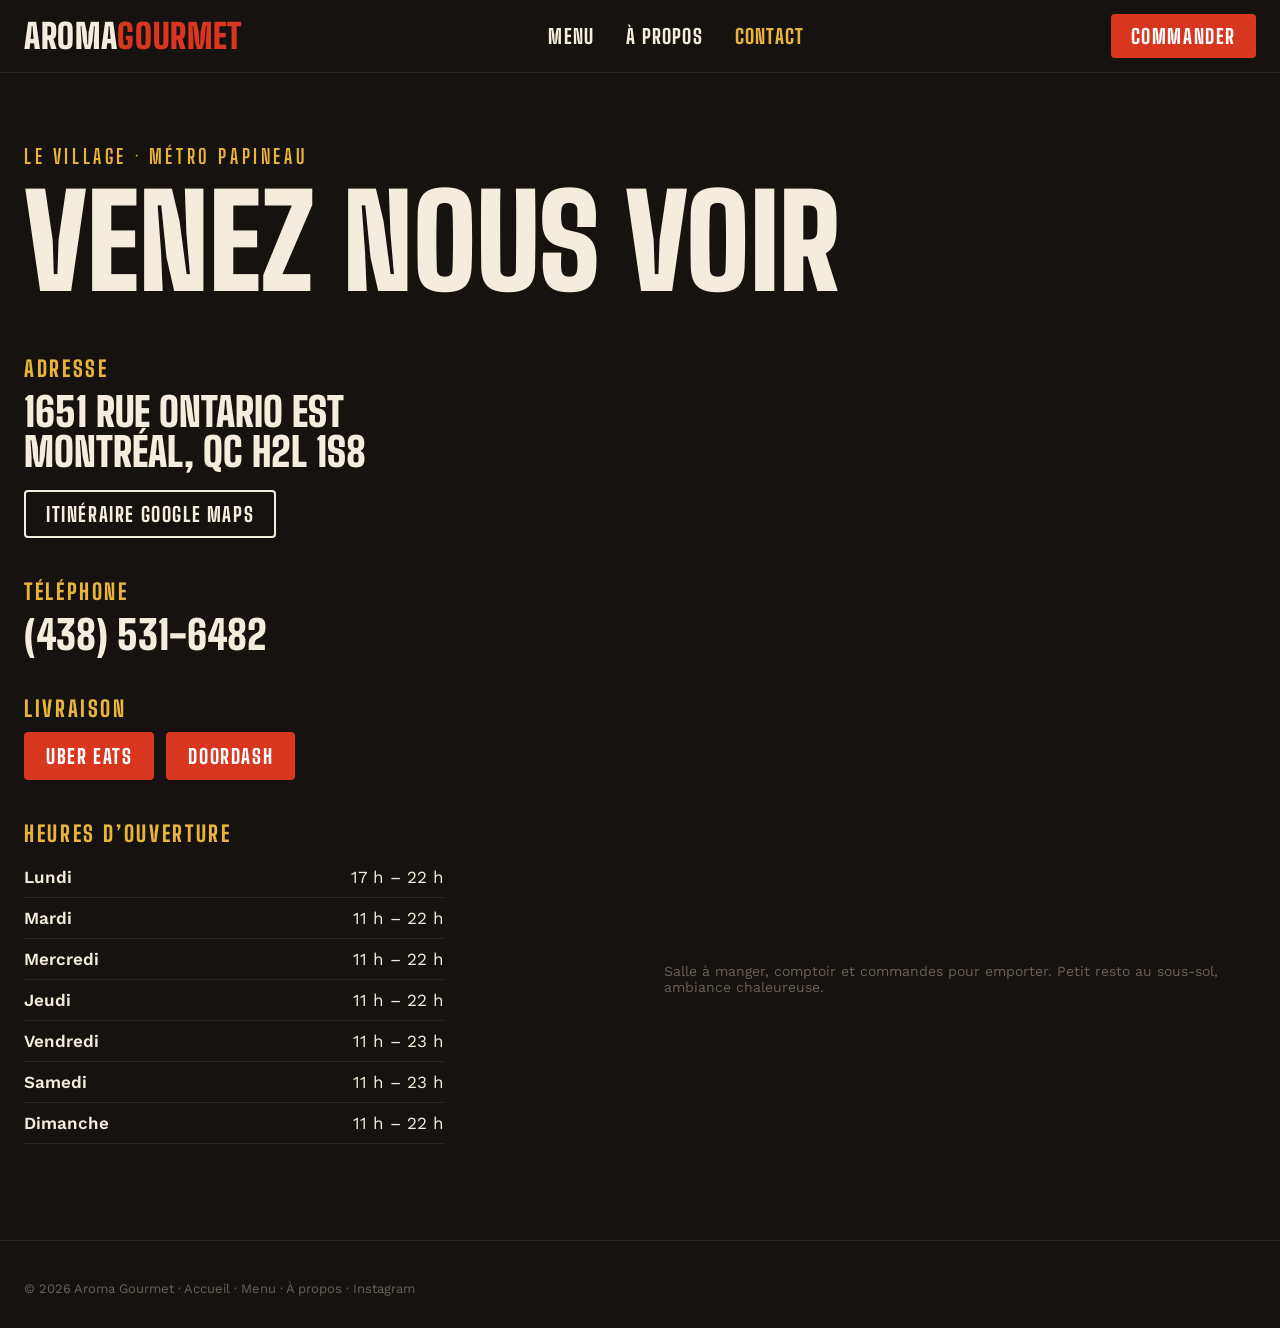
<file: contact.html>
<!DOCTYPE html>
<html lang="fr-CA"><head>
<meta charset="utf-8">
<meta name="viewport" content="width=device-width, initial-scale=1">
<title>Contact &amp; heures — Aroma Gourmet, 1651 rue Ontario Est, Montréal</title>
<meta name="description" content="Aroma Gourmet : 1651 rue Ontario Est, Montréal, QC H2L 1S8 (métro Papineau). Téléphone (438) 531-6482. Ouvert 7 jours : lundi 17 h à 22 h, mardi à jeudi et dimanche 11 h à 22 h, vendredi et samedi 11 h à 23 h. Livraison Uber Eats et DoorDash.">
<meta name="robots" content="index, follow, max-image-preview:large, max-snippet:-1, max-video-preview:-1">
<link rel="canonical" href="https://aromagourmet.ca/contact.html">
<meta name="theme-color" content="#15120f">
<meta property="og:type" content="website">
<meta property="og:site_name" content="Aroma Gourmet">
<meta property="og:locale" content="fr_CA">
<meta property="og:url" content="https://aromagourmet.ca/contact.html">
<meta property="og:title" content="Contact &amp; heures — Aroma Gourmet, 1651 rue Ontario Est, Montréal">
<meta property="og:description" content="Aroma Gourmet : 1651 rue Ontario Est, Montréal, QC H2L 1S8 (métro Papineau). Téléphone (438) 531-6482. Ouvert 7 jours : lundi 17 h à 22 h, mardi à jeudi et dimanche 11 h à 22 h, vendredi et samedi 11 h à 23 h. Livraison Uber Eats et DoorDash.">
<meta property="og:image" content="https://aromagourmet.ca/assets/img/og.jpg">
<meta property="og:image:width" content="1200">
<meta property="og:image:height" content="630">
<meta property="og:image:alt" content="Burger Suprême d’Aroma Gourmet, Montréal">
<meta name="twitter:card" content="summary_large_image">
<meta name="twitter:title" content="Contact &amp; heures — Aroma Gourmet, 1651 rue Ontario Est, Montréal">
<meta name="twitter:description" content="Aroma Gourmet : 1651 rue Ontario Est, Montréal, QC H2L 1S8 (métro Papineau). Téléphone (438) 531-6482. Ouvert 7 jours : lundi 17 h à 22 h, mardi à jeudi et dimanche 11 h à 22 h, vendredi et samedi 11 h à 23 h. Livraison Uber Eats et DoorDash.">
<meta name="twitter:image" content="https://aromagourmet.ca/assets/img/og.jpg">
<link rel="icon" href="favicon.ico" sizes="32x32">
<link rel="icon" type="image/png" sizes="96x96" href="assets/icons/favicon-96.png">
<link rel="icon" type="image/png" sizes="192x192" href="assets/icons/favicon-192.png">
<link rel="apple-touch-icon" sizes="180x180" href="assets/icons/apple-touch-icon.png">
<link rel="preload" as="font" type="font/woff2" crossorigin href="assets/fonts/big-shoulders-display-latin.woff2">
<link rel="preload" as="font" type="font/woff2" crossorigin href="assets/fonts/work-sans-latin.woff2">
<script type="application/ld+json">
{
 "@context": "https://schema.org",
 "@graph": [
  {
   "@type": "Restaurant",
   "@id": "https://aromagourmet.ca/#restaurant",
   "name": "Aroma Gourmet",
   "url": "https://aromagourmet.ca/",
   "description": "Aroma Gourmet est un restaurant fast-food gourmet halal du Village à Montréal (1651 rue Ontario Est, métro Papineau) : burgers maison, poutines à la sauce maison, ailes de poulet, sandwichs sur pain maison et salades. Salle à manger, comptoir, commandes pour emporter et livraison par Uber Eats et DoorDash.",
   "image": [
    "https://aromagourmet.ca/assets/img/og.jpg",
    "https://aromagourmet.ca/assets/img/burger-supreme.jpg",
    "https://aromagourmet.ca/assets/img/burger-truffe.jpg",
    "https://aromagourmet.ca/assets/img/burger-guacamole.jpg",
    "https://aromagourmet.ca/assets/img/burger-original.jpg",
    "https://aromagourmet.ca/assets/img/burger-double.jpg"
   ],
   "logo": "https://aromagourmet.ca/assets/img/logo-aroma.png",
   "telephone": "+1-438-531-6482",
   "priceRange": "$",
   "servesCuisine": [
    "Burgers",
    "Poutine",
    "Ailes de poulet",
    "Sandwichs",
    "Salades",
    "Fast food gourmet",
    "Halal"
   ],
   "address": {
    "@type": "PostalAddress",
    "streetAddress": "1651 rue Ontario Est",
    "addressLocality": "Montréal",
    "addressRegion": "QC",
    "postalCode": "H2L 1S8",
    "addressCountry": "CA"
   },
   "geo": {
    "@type": "GeoCoordinates",
    "latitude": 45.5218,
    "longitude": -73.5567
   },
   "areaServed": {
    "@type": "City",
    "name": "Montréal"
   },
   "openingHoursSpecification": [
    {
     "@type": "OpeningHoursSpecification",
     "dayOfWeek": [
      "Monday"
     ],
     "opens": "17:00",
     "closes": "22:00"
    },
    {
     "@type": "OpeningHoursSpecification",
     "dayOfWeek": [
      "Tuesday",
      "Wednesday",
      "Thursday",
      "Sunday"
     ],
     "opens": "11:00",
     "closes": "22:00"
    },
    {
     "@type": "OpeningHoursSpecification",
     "dayOfWeek": [
      "Friday",
      "Saturday"
     ],
     "opens": "11:00",
     "closes": "23:00"
    }
   ],
   "hasMenu": {
    "@id": "https://aromagourmet.ca/menu.html#menu"
   },
   "acceptsReservations": false,
   "currenciesAccepted": "CAD",
   "hasMap": "https://www.google.com/maps/dir/?api=1&destination=1651+Rue+Ontario+Est,+Montréal,+QC+H2L+1S8",
   "sameAs": [
    "https://www.instagram.com/aromagourmet_officiel/",
    "https://www.order.store/store/aroma-gourmet/RjftZDDYXX-YyPR5PmC5Vw",
    "https://www.doordash.com/store/aroma-gourmet-26313376"
   ],
   "potentialAction": [
    {
     "@type": "OrderAction",
     "name": "Commander sur Uber Eats",
     "target": {
      "@type": "EntryPoint",
      "urlTemplate": "https://www.order.store/store/aroma-gourmet/RjftZDDYXX-YyPR5PmC5Vw",
      "inLanguage": "fr-CA",
      "actionPlatform": [
       "https://schema.org/DesktopWebPlatform",
       "https://schema.org/MobileWebPlatform"
      ]
     }
    },
    {
     "@type": "OrderAction",
     "name": "Commander sur DoorDash",
     "target": {
      "@type": "EntryPoint",
      "urlTemplate": "https://www.doordash.com/store/aroma-gourmet-26313376",
      "inLanguage": "fr-CA",
      "actionPlatform": [
       "https://schema.org/DesktopWebPlatform",
       "https://schema.org/MobileWebPlatform"
      ]
     }
    }
   ]
  },
  {
   "@type": "WebSite",
   "@id": "https://aromagourmet.ca/#website",
   "url": "https://aromagourmet.ca/",
   "name": "Aroma Gourmet",
   "inLanguage": "fr-CA",
   "publisher": {
    "@id": "https://aromagourmet.ca/#restaurant"
   }
  },
  {
   "@type": "ContactPage",
   "@id": "https://aromagourmet.ca/contact.html",
   "url": "https://aromagourmet.ca/contact.html",
   "name": "Contact & heures — Aroma Gourmet, 1651 rue Ontario Est, Montréal",
   "description": "Aroma Gourmet : 1651 rue Ontario Est, Montréal, QC H2L 1S8 (métro Papineau). Téléphone (438) 531-6482. Ouvert 7 jours : lundi 17 h à 22 h, mardi à jeudi et dimanche 11 h à 22 h, vendredi et samedi 11 h à 23 h. Livraison Uber Eats et DoorDash.",
   "inLanguage": "fr-CA",
   "isPartOf": {
    "@id": "https://aromagourmet.ca/#website"
   },
   "about": {
    "@id": "https://aromagourmet.ca/#restaurant"
   },
   "primaryImageOfPage": {
    "@type": "ImageObject",
    "url": "https://aromagourmet.ca/assets/img/og.jpg",
    "width": 1200,
    "height": 630
   }
  },
  {
   "@type": "BreadcrumbList",
   "@id": "https://aromagourmet.ca/contact.html#breadcrumb",
   "itemListElement": [
    {
     "@type": "ListItem",
     "position": 1,
     "name": "Accueil",
     "item": "https://aromagourmet.ca/"
    },
    {
     "@type": "ListItem",
     "position": 2,
     "name": "Contact et heures",
     "item": "https://aromagourmet.ca/contact.html"
    }
   ]
  }
 ]
}
</script>
<link rel="stylesheet" href="assets/site.css?v=c0f708b8">
<script defer src="js/site.js?v=627356a2"></script>
<script>window.__resources = {"https://unpkg.com/react@18.3.1/umd/react.production.min.js":"vendor/react.production.min.js","https://unpkg.com/react-dom@18.3.1/umd/react-dom.production.min.js":"vendor/react-dom.production.min.js"};</script>

<script src="js/dc-runtime.js"></script>


</head>
<body>
<x-dc>
<helmet>
<style>/* vietnamese */
@font-face {
  font-family: 'Big Shoulders Display';
  font-style: normal;
  font-weight: 700;
  font-display: swap;
  src: url("assets/fonts/big-shoulders-display-vietnamese.woff2") format('woff2');
  unicode-range: U+0102-0103, U+0110-0111, U+0128-0129, U+0168-0169, U+01A0-01A1, U+01AF-01B0, U+0300-0301, U+0303-0304, U+0308-0309, U+0323, U+0329, U+1EA0-1EF9, U+20AB;
}
/* latin-ext */
@font-face {
  font-family: 'Big Shoulders Display';
  font-style: normal;
  font-weight: 700;
  font-display: swap;
  src: url("assets/fonts/big-shoulders-display-latin-ext.woff2") format('woff2');
  unicode-range: U+0100-02BA, U+02BD-02C5, U+02C7-02CC, U+02CE-02D7, U+02DD-02FF, U+0304, U+0308, U+0329, U+1D00-1DBF, U+1E00-1E9F, U+1EF2-1EFF, U+2020, U+20A0-20AB, U+20AD-20C0, U+2113, U+2C60-2C7F, U+A720-A7FF;
}
/* latin */
@font-face {
  font-family: 'Big Shoulders Display';
  font-style: normal;
  font-weight: 700;
  font-display: swap;
  src: url("assets/fonts/big-shoulders-display-latin.woff2") format('woff2');
  unicode-range: U+0000-00FF, U+0131, U+0152-0153, U+02BB-02BC, U+02C6, U+02DA, U+02DC, U+0304, U+0308, U+0329, U+2000-206F, U+20AC, U+2122, U+2191, U+2193, U+2212, U+2215, U+FEFF, U+FFFD;
}
/* vietnamese */
@font-face {
  font-family: 'Big Shoulders Display';
  font-style: normal;
  font-weight: 800;
  font-display: swap;
  src: url("assets/fonts/big-shoulders-display-vietnamese.woff2") format('woff2');
  unicode-range: U+0102-0103, U+0110-0111, U+0128-0129, U+0168-0169, U+01A0-01A1, U+01AF-01B0, U+0300-0301, U+0303-0304, U+0308-0309, U+0323, U+0329, U+1EA0-1EF9, U+20AB;
}
/* latin-ext */
@font-face {
  font-family: 'Big Shoulders Display';
  font-style: normal;
  font-weight: 800;
  font-display: swap;
  src: url("assets/fonts/big-shoulders-display-latin-ext.woff2") format('woff2');
  unicode-range: U+0100-02BA, U+02BD-02C5, U+02C7-02CC, U+02CE-02D7, U+02DD-02FF, U+0304, U+0308, U+0329, U+1D00-1DBF, U+1E00-1E9F, U+1EF2-1EFF, U+2020, U+20A0-20AB, U+20AD-20C0, U+2113, U+2C60-2C7F, U+A720-A7FF;
}
/* latin */
@font-face {
  font-family: 'Big Shoulders Display';
  font-style: normal;
  font-weight: 800;
  font-display: swap;
  src: url("assets/fonts/big-shoulders-display-latin.woff2") format('woff2');
  unicode-range: U+0000-00FF, U+0131, U+0152-0153, U+02BB-02BC, U+02C6, U+02DA, U+02DC, U+0304, U+0308, U+0329, U+2000-206F, U+20AC, U+2122, U+2191, U+2193, U+2212, U+2215, U+FEFF, U+FFFD;
}
/* vietnamese */
@font-face {
  font-family: 'Big Shoulders Display';
  font-style: normal;
  font-weight: 900;
  font-display: swap;
  src: url("assets/fonts/big-shoulders-display-vietnamese.woff2") format('woff2');
  unicode-range: U+0102-0103, U+0110-0111, U+0128-0129, U+0168-0169, U+01A0-01A1, U+01AF-01B0, U+0300-0301, U+0303-0304, U+0308-0309, U+0323, U+0329, U+1EA0-1EF9, U+20AB;
}
/* latin-ext */
@font-face {
  font-family: 'Big Shoulders Display';
  font-style: normal;
  font-weight: 900;
  font-display: swap;
  src: url("assets/fonts/big-shoulders-display-latin-ext.woff2") format('woff2');
  unicode-range: U+0100-02BA, U+02BD-02C5, U+02C7-02CC, U+02CE-02D7, U+02DD-02FF, U+0304, U+0308, U+0329, U+1D00-1DBF, U+1E00-1E9F, U+1EF2-1EFF, U+2020, U+20A0-20AB, U+20AD-20C0, U+2113, U+2C60-2C7F, U+A720-A7FF;
}
/* latin */
@font-face {
  font-family: 'Big Shoulders Display';
  font-style: normal;
  font-weight: 900;
  font-display: swap;
  src: url("assets/fonts/big-shoulders-display-latin.woff2") format('woff2');
  unicode-range: U+0000-00FF, U+0131, U+0152-0153, U+02BB-02BC, U+02C6, U+02DA, U+02DC, U+0304, U+0308, U+0329, U+2000-206F, U+20AC, U+2122, U+2191, U+2193, U+2212, U+2215, U+FEFF, U+FFFD;
}
/* vietnamese */
@font-face {
  font-family: 'Work Sans';
  font-style: italic;
  font-weight: 400;
  font-display: swap;
  src: url("assets/fonts/work-sans-italic-vietnamese.woff2") format('woff2');
  unicode-range: U+0102-0103, U+0110-0111, U+0128-0129, U+0168-0169, U+01A0-01A1, U+01AF-01B0, U+0300-0301, U+0303-0304, U+0308-0309, U+0323, U+0329, U+1EA0-1EF9, U+20AB;
}
/* latin-ext */
@font-face {
  font-family: 'Work Sans';
  font-style: italic;
  font-weight: 400;
  font-display: swap;
  src: url("assets/fonts/work-sans-italic-latin-ext.woff2") format('woff2');
  unicode-range: U+0100-02BA, U+02BD-02C5, U+02C7-02CC, U+02CE-02D7, U+02DD-02FF, U+0304, U+0308, U+0329, U+1D00-1DBF, U+1E00-1E9F, U+1EF2-1EFF, U+2020, U+20A0-20AB, U+20AD-20C0, U+2113, U+2C60-2C7F, U+A720-A7FF;
}
/* latin */
@font-face {
  font-family: 'Work Sans';
  font-style: italic;
  font-weight: 400;
  font-display: swap;
  src: url("assets/fonts/work-sans-italic-latin.woff2") format('woff2');
  unicode-range: U+0000-00FF, U+0131, U+0152-0153, U+02BB-02BC, U+02C6, U+02DA, U+02DC, U+0304, U+0308, U+0329, U+2000-206F, U+20AC, U+2122, U+2191, U+2193, U+2212, U+2215, U+FEFF, U+FFFD;
}
/* vietnamese */
@font-face {
  font-family: 'Work Sans';
  font-style: normal;
  font-weight: 400;
  font-display: swap;
  src: url("assets/fonts/work-sans-vietnamese.woff2") format('woff2');
  unicode-range: U+0102-0103, U+0110-0111, U+0128-0129, U+0168-0169, U+01A0-01A1, U+01AF-01B0, U+0300-0301, U+0303-0304, U+0308-0309, U+0323, U+0329, U+1EA0-1EF9, U+20AB;
}
/* latin-ext */
@font-face {
  font-family: 'Work Sans';
  font-style: normal;
  font-weight: 400;
  font-display: swap;
  src: url("assets/fonts/work-sans-latin-ext.woff2") format('woff2');
  unicode-range: U+0100-02BA, U+02BD-02C5, U+02C7-02CC, U+02CE-02D7, U+02DD-02FF, U+0304, U+0308, U+0329, U+1D00-1DBF, U+1E00-1E9F, U+1EF2-1EFF, U+2020, U+20A0-20AB, U+20AD-20C0, U+2113, U+2C60-2C7F, U+A720-A7FF;
}
/* latin */
@font-face {
  font-family: 'Work Sans';
  font-style: normal;
  font-weight: 400;
  font-display: swap;
  src: url("assets/fonts/work-sans-latin.woff2") format('woff2');
  unicode-range: U+0000-00FF, U+0131, U+0152-0153, U+02BB-02BC, U+02C6, U+02DA, U+02DC, U+0304, U+0308, U+0329, U+2000-206F, U+20AC, U+2122, U+2191, U+2193, U+2212, U+2215, U+FEFF, U+FFFD;
}
/* vietnamese */
@font-face {
  font-family: 'Work Sans';
  font-style: normal;
  font-weight: 500;
  font-display: swap;
  src: url("assets/fonts/work-sans-vietnamese.woff2") format('woff2');
  unicode-range: U+0102-0103, U+0110-0111, U+0128-0129, U+0168-0169, U+01A0-01A1, U+01AF-01B0, U+0300-0301, U+0303-0304, U+0308-0309, U+0323, U+0329, U+1EA0-1EF9, U+20AB;
}
/* latin-ext */
@font-face {
  font-family: 'Work Sans';
  font-style: normal;
  font-weight: 500;
  font-display: swap;
  src: url("assets/fonts/work-sans-latin-ext.woff2") format('woff2');
  unicode-range: U+0100-02BA, U+02BD-02C5, U+02C7-02CC, U+02CE-02D7, U+02DD-02FF, U+0304, U+0308, U+0329, U+1D00-1DBF, U+1E00-1E9F, U+1EF2-1EFF, U+2020, U+20A0-20AB, U+20AD-20C0, U+2113, U+2C60-2C7F, U+A720-A7FF;
}
/* latin */
@font-face {
  font-family: 'Work Sans';
  font-style: normal;
  font-weight: 500;
  font-display: swap;
  src: url("assets/fonts/work-sans-latin.woff2") format('woff2');
  unicode-range: U+0000-00FF, U+0131, U+0152-0153, U+02BB-02BC, U+02C6, U+02DA, U+02DC, U+0304, U+0308, U+0329, U+2000-206F, U+20AC, U+2122, U+2191, U+2193, U+2212, U+2215, U+FEFF, U+FFFD;
}
/* vietnamese */
@font-face {
  font-family: 'Work Sans';
  font-style: normal;
  font-weight: 600;
  font-display: swap;
  src: url("assets/fonts/work-sans-vietnamese.woff2") format('woff2');
  unicode-range: U+0102-0103, U+0110-0111, U+0128-0129, U+0168-0169, U+01A0-01A1, U+01AF-01B0, U+0300-0301, U+0303-0304, U+0308-0309, U+0323, U+0329, U+1EA0-1EF9, U+20AB;
}
/* latin-ext */
@font-face {
  font-family: 'Work Sans';
  font-style: normal;
  font-weight: 600;
  font-display: swap;
  src: url("assets/fonts/work-sans-latin-ext.woff2") format('woff2');
  unicode-range: U+0100-02BA, U+02BD-02C5, U+02C7-02CC, U+02CE-02D7, U+02DD-02FF, U+0304, U+0308, U+0329, U+1D00-1DBF, U+1E00-1E9F, U+1EF2-1EFF, U+2020, U+20A0-20AB, U+20AD-20C0, U+2113, U+2C60-2C7F, U+A720-A7FF;
}
/* latin */
@font-face {
  font-family: 'Work Sans';
  font-style: normal;
  font-weight: 600;
  font-display: swap;
  src: url("assets/fonts/work-sans-latin.woff2") format('woff2');
  unicode-range: U+0000-00FF, U+0131, U+0152-0153, U+02BB-02BC, U+02C6, U+02DA, U+02DC, U+0304, U+0308, U+0329, U+2000-206F, U+20AC, U+2122, U+2191, U+2193, U+2212, U+2215, U+FEFF, U+FFFD;
}
</style>
<style>
html,body{margin:0;padding:0;background:#15120f;color:#f4ecdc;font-family:"Work Sans",system-ui,sans-serif;-webkit-font-smoothing:antialiased}
*{box-sizing:border-box}
a{color:#f4ecdc;text-decoration:none}a:hover{color:#e9b43a}
.ag-header.is-hidden{transform:translateY(-100%)}
@media (max-width:760px){.ag-nav-links{display:none!important}.ag-split{grid-template-columns:1fr!important}}
</style>
<script>
(function(){var last=window.scrollY,h=null;function tick(){h=h||document.querySelector('.ag-header');if(!h)return;var y=window.scrollY;if(y>last&&y>120){h.classList.add('is-hidden')}else if(y<last){h.classList.remove('is-hidden')}last=y}window.addEventListener('scroll',tick,{passive:true})})();
</script>
</helmet>

<header class="ag-header" style="position:fixed;top:0;left:0;right:0;z-index:30;background:#15120f;border-bottom:1px solid #2b2521;transition:transform .3s cubic-bezier(.2,0,0,1)">
  <nav aria-label="Navigation principale" style="max-width:1280px;margin:0 auto;padding:0 24px;height:72px;display:flex;align-items:center;justify-content:space-between;gap:24px">
    <a href="./" aria-label="Aroma Gourmet — accueil" style="font-family:'Big Shoulders Display',sans-serif;font-weight:900;font-size:34px;letter-spacing:.02em;text-transform:uppercase;line-height:1;color:#f4ecdc">Aroma<span style="color:#d8361f">Gourmet</span></a>
    <button type="button" class="ag-burger" aria-label="Ouvrir le menu" aria-expanded="false" aria-controls="ag-nav-links"><svg sc-camel-view-box="0 0 24 24" width="22" height="22" aria-hidden="true" style="display:block;fill:none;stroke:currentColor;stroke-width:2.4;stroke-linecap:round"><path class="ag-burger-bars" d="M4 7h16M4 12h16M4 17h16"></path><path class="ag-burger-x" d="M6 6l12 12M18 6L6 18"></path></svg></button>
    <ul id="ag-nav-links" class="ag-nav-links" style="display:flex;gap:32px;list-style:none;margin:0;padding:0;font-family:'Big Shoulders Display',sans-serif;font-weight:800;font-size:20px;letter-spacing:.06em;text-transform:uppercase">
      <li><a href="menu.html">Menu</a></li>
      <li><a href="a-propos.html">À propos</a></li>
      <li><a href="contact.html" aria-current="page" style="color:#e9b43a">Contact</a></li>
    </ul>
    <a href="https://www.order.store/store/aroma-gourmet/RjftZDDYXX-YyPR5PmC5Vw" target="_blank" rel="noopener" style="background:#d8361f;color:#fff;padding:12px 20px;font-family:'Big Shoulders Display',sans-serif;font-weight:800;font-size:20px;letter-spacing:.08em;text-transform:uppercase;line-height:1;border-radius:4px" style-hover="background:#e9b43a;color:#15120f">Commander</a>
  </nav>
</header>
<div aria-hidden="true" style="height:72px"></div>

<main style="max-width:1280px;margin:0 auto;padding:72px 24px 96px;display:flex;flex-direction:column;gap:56px">
  <div style="display:flex;flex-direction:column;gap:16px">
    <p style="margin:0;font-family:'Big Shoulders Display',sans-serif;font-weight:700;font-size:20px;letter-spacing:.18em;text-transform:uppercase;color:#e9b43a">Le Village · Métro Papineau</p>
    <h1 style="margin:0;font-family:'Big Shoulders Display',sans-serif;font-weight:900;font-size:clamp(64px,10vw,150px);line-height:.9;text-transform:uppercase">Venez nous voir</h1>
  </div>

  <div class="ag-split" style="display:grid;grid-template-columns:1fr 1fr;gap:48px;align-items:start">
    <div style="display:flex;flex-direction:column;gap:40px">
      <address style="font-style:normal;display:flex;flex-direction:column;gap:10px">
        <strong style="font-family:'Big Shoulders Display',sans-serif;font-weight:800;font-size:22px;letter-spacing:.12em;text-transform:uppercase;color:#e9b43a">Adresse</strong>
        <span style="font-family:'Big Shoulders Display',sans-serif;font-weight:900;font-size:40px;line-height:1;text-transform:uppercase">1651 rue Ontario Est<br>Montréal, QC H2L 1S8</span>
        <a href="https://www.google.com/maps/dir/?api=1&amp;destination=1651+Rue+Ontario+Est,+Montréal,+QC+H2L+1S8" target="_blank" rel="noopener" style="align-self:flex-start;margin-top:8px;border:2px solid #f4ecdc;padding:12px 20px;font-family:'Big Shoulders Display',sans-serif;font-weight:800;font-size:20px;letter-spacing:.08em;text-transform:uppercase;line-height:1;border-radius:4px" style-hover="border-color:#e9b43a;color:#e9b43a">Itinéraire Google Maps</a>
      </address>
      <div style="display:flex;flex-direction:column;gap:10px">
        <strong style="font-family:'Big Shoulders Display',sans-serif;font-weight:800;font-size:22px;letter-spacing:.12em;text-transform:uppercase;color:#e9b43a">Téléphone</strong>
        <a href="tel:+14385316482" style="font-family:'Big Shoulders Display',sans-serif;font-weight:900;font-size:40px;line-height:1">(438) 531-6482</a>
      </div>
      <div style="display:flex;flex-direction:column;gap:10px">
        <strong style="font-family:'Big Shoulders Display',sans-serif;font-weight:800;font-size:22px;letter-spacing:.12em;text-transform:uppercase;color:#e9b43a">Livraison</strong>
        <div style="display:flex;gap:12px;flex-wrap:wrap">
          <a href="https://www.order.store/store/aroma-gourmet/RjftZDDYXX-YyPR5PmC5Vw" target="_blank" rel="noopener" style="background:#d8361f;color:#fff;padding:14px 22px;font-family:'Big Shoulders Display',sans-serif;font-weight:800;font-size:20px;letter-spacing:.08em;text-transform:uppercase;line-height:1;border-radius:4px" style-hover="background:#e9b43a;color:#15120f">Uber Eats</a>
          <a href="https://www.doordash.com/store/aroma-gourmet-26313376" target="_blank" rel="noopener" style="background:#d8361f;color:#fff;padding:14px 22px;font-family:'Big Shoulders Display',sans-serif;font-weight:800;font-size:20px;letter-spacing:.08em;text-transform:uppercase;line-height:1;border-radius:4px" style-hover="background:#e9b43a;color:#15120f">DoorDash</a>
        </div>
      </div>
      <div style="display:flex;flex-direction:column;gap:10px">
        <strong style="font-family:'Big Shoulders Display',sans-serif;font-weight:800;font-size:22px;letter-spacing:.12em;text-transform:uppercase;color:#e9b43a">Heures d’ouverture</strong>
        <sc-raw-table style="border-collapse:collapse;font-size:17px;max-width:420px">
          <sc-raw-tbody>
            
              <sc-raw-tr style="border-bottom:1px solid #2b2521">
                <sc-raw-th scope="row" style="text-align:left;padding:10px 0;font-weight:600;color:#f4ecdc">Lundi</sc-raw-th>
                <sc-raw-td style="text-align:right;padding:10px 0;color:#f4ecdc">17 h – 22 h</sc-raw-td>
              </sc-raw-tr>
            
              <sc-raw-tr style="border-bottom:1px solid #2b2521">
                <sc-raw-th scope="row" style="text-align:left;padding:10px 0;font-weight:600;color:#f4ecdc">Mardi</sc-raw-th>
                <sc-raw-td style="text-align:right;padding:10px 0;color:#f4ecdc">11 h – 22 h</sc-raw-td>
              </sc-raw-tr>
            
              <sc-raw-tr style="border-bottom:1px solid #2b2521">
                <sc-raw-th scope="row" style="text-align:left;padding:10px 0;font-weight:600;color:#f4ecdc">Mercredi</sc-raw-th>
                <sc-raw-td style="text-align:right;padding:10px 0;color:#f4ecdc">11 h – 22 h</sc-raw-td>
              </sc-raw-tr>
            
              <sc-raw-tr style="border-bottom:1px solid #2b2521">
                <sc-raw-th scope="row" style="text-align:left;padding:10px 0;font-weight:600;color:#f4ecdc">Jeudi</sc-raw-th>
                <sc-raw-td style="text-align:right;padding:10px 0;color:#f4ecdc">11 h – 22 h</sc-raw-td>
              </sc-raw-tr>
            
              <sc-raw-tr style="border-bottom:1px solid #2b2521">
                <sc-raw-th scope="row" style="text-align:left;padding:10px 0;font-weight:600;color:#f4ecdc">Vendredi</sc-raw-th>
                <sc-raw-td style="text-align:right;padding:10px 0;color:#f4ecdc">11 h – 23 h</sc-raw-td>
              </sc-raw-tr>
            
              <sc-raw-tr style="border-bottom:1px solid #2b2521">
                <sc-raw-th scope="row" style="text-align:left;padding:10px 0;font-weight:600;color:#f4ecdc">Samedi</sc-raw-th>
                <sc-raw-td style="text-align:right;padding:10px 0;color:#f4ecdc">11 h – 23 h</sc-raw-td>
              </sc-raw-tr>
            
              <sc-raw-tr style="border-bottom:1px solid #2b2521">
                <sc-raw-th scope="row" style="text-align:left;padding:10px 0;font-weight:600;color:#f4ecdc">Dimanche</sc-raw-th>
                <sc-raw-td style="text-align:right;padding:10px 0;color:#f4ecdc">11 h – 22 h</sc-raw-td>
              </sc-raw-tr>
            
          </sc-raw-tbody>
        </sc-raw-table>
      </div>
    </div>
    <div style="display:flex;flex-direction:column;gap:16px">
      <iframe title="Carte — Aroma Gourmet, 1651 rue Ontario Est, Montréal" src="https://www.google.com/maps?q=1651+Rue+Ontario+Est,+Montréal,+QC+H2L+1S8&amp;output=embed" loading="lazy" referrerpolicy="no-referrer-when-downgrade" style="width:100%;aspect-ratio:1;border:0;border-radius:4px;filter:grayscale(1) contrast(1.05)"></iframe>
      <p style="margin:0;font-size:14px;color:#6b6157">Salle à manger, comptoir et commandes pour emporter. Petit resto au sous-sol, ambiance chaleureuse.</p>
    </div>
  </div>
</main>

<footer style="border-top:1px solid #2b2521;padding:40px 24px 32px">
  <p style="max-width:1280px;margin:0 auto;font-size:13px;color:#6b6157">© 2026 Aroma Gourmet · <a href="./" style="color:#6b6157">Accueil</a> · <a href="menu.html" style="color:#6b6157">Menu</a> · <a href="a-propos.html" style="color:#6b6157">À propos</a> · <a href="https://www.instagram.com/aromagourmet_officiel/" target="_blank" rel="noopener" style="color:#6b6157">Instagram</a></p>
</footer>
</x-dc>
<script type="text/x-dc" data-dc-script="">
class Component extends DCLogic {
  renderVals() {
    const day = '11 h – 22 h', late = '11 h – 23 h';
    return { hours: [
      { day: 'Lundi', time: '17 h – 22 h', color: '#f4ecdc' },
      { day: 'Mardi', time: day, color: '#f4ecdc' },
      { day: 'Mercredi', time: day, color: '#f4ecdc' },
      { day: 'Jeudi', time: day, color: '#f4ecdc' },
      { day: 'Vendredi', time: late, color: '#f4ecdc' },
      { day: 'Samedi', time: late, color: '#f4ecdc' },
      { day: 'Dimanche', time: day, color: '#f4ecdc' }
    ]};
  }
}
</script>


</body></html>
</file>
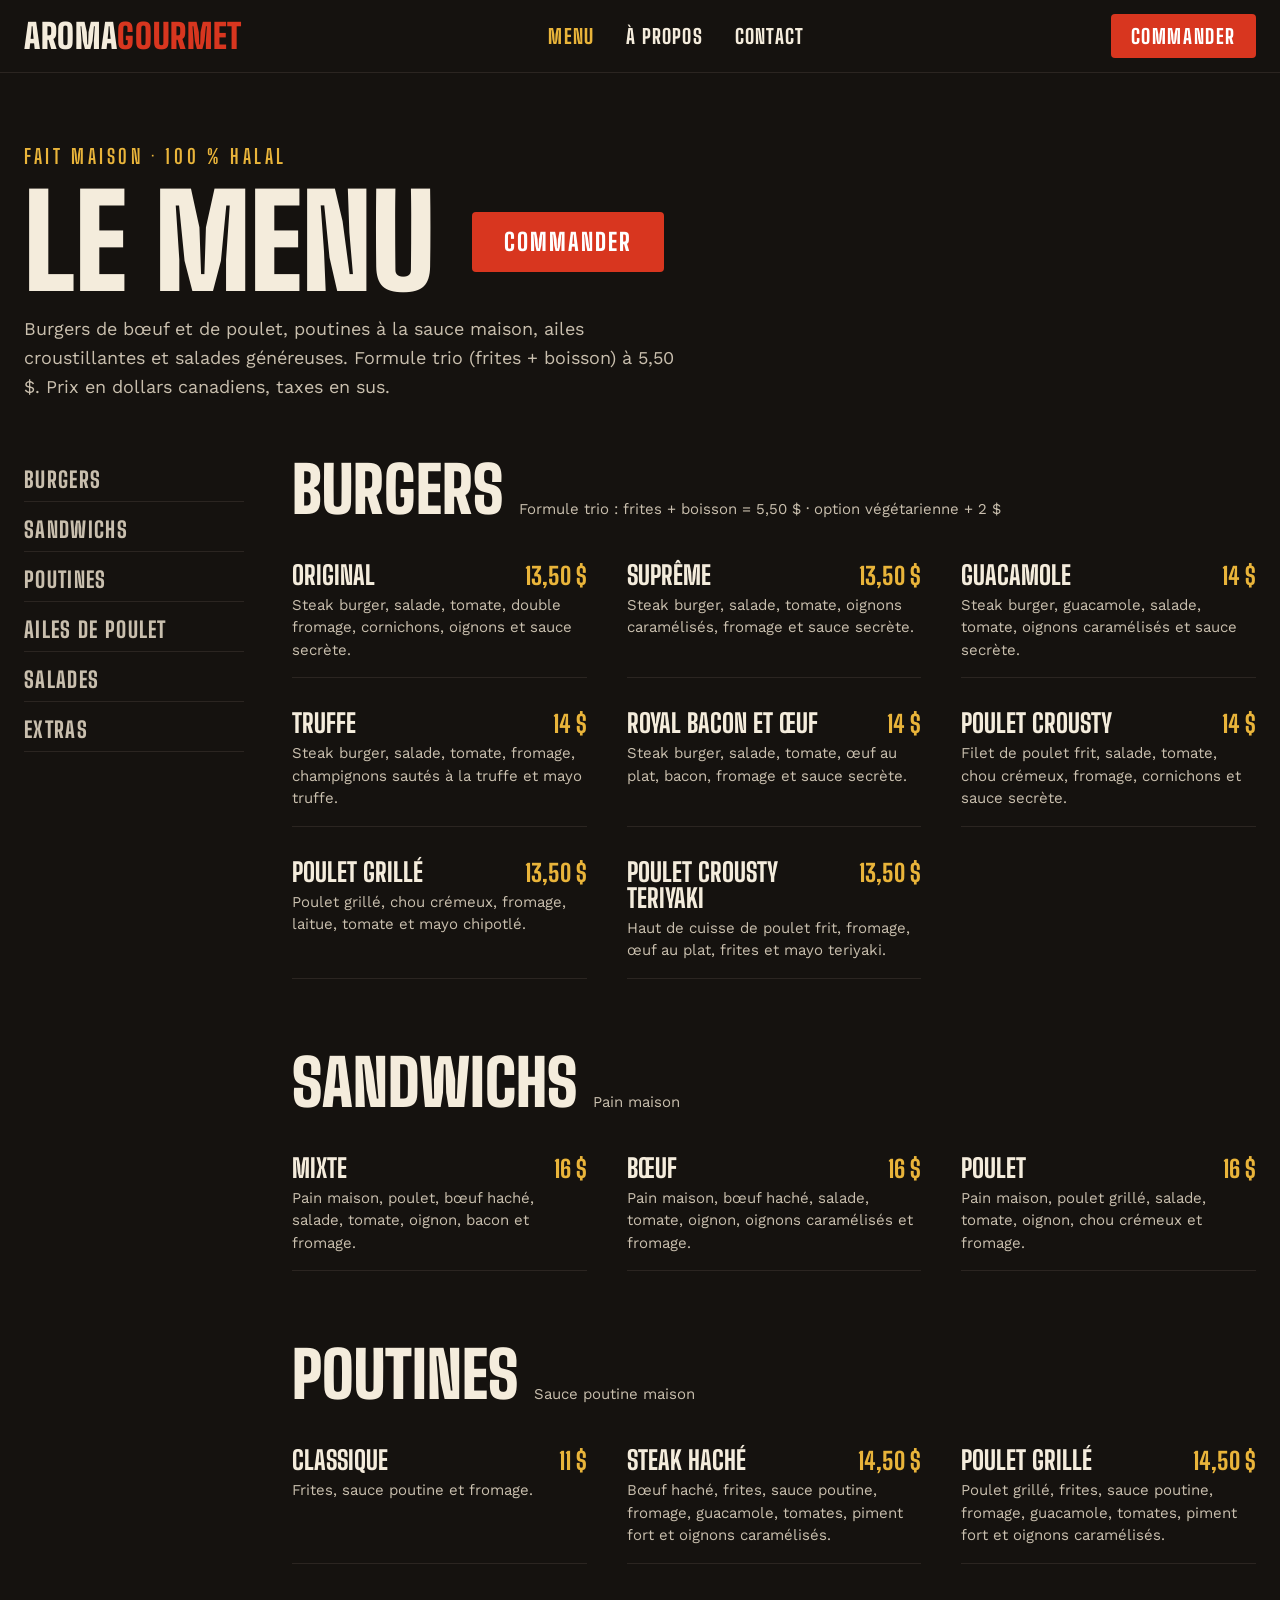
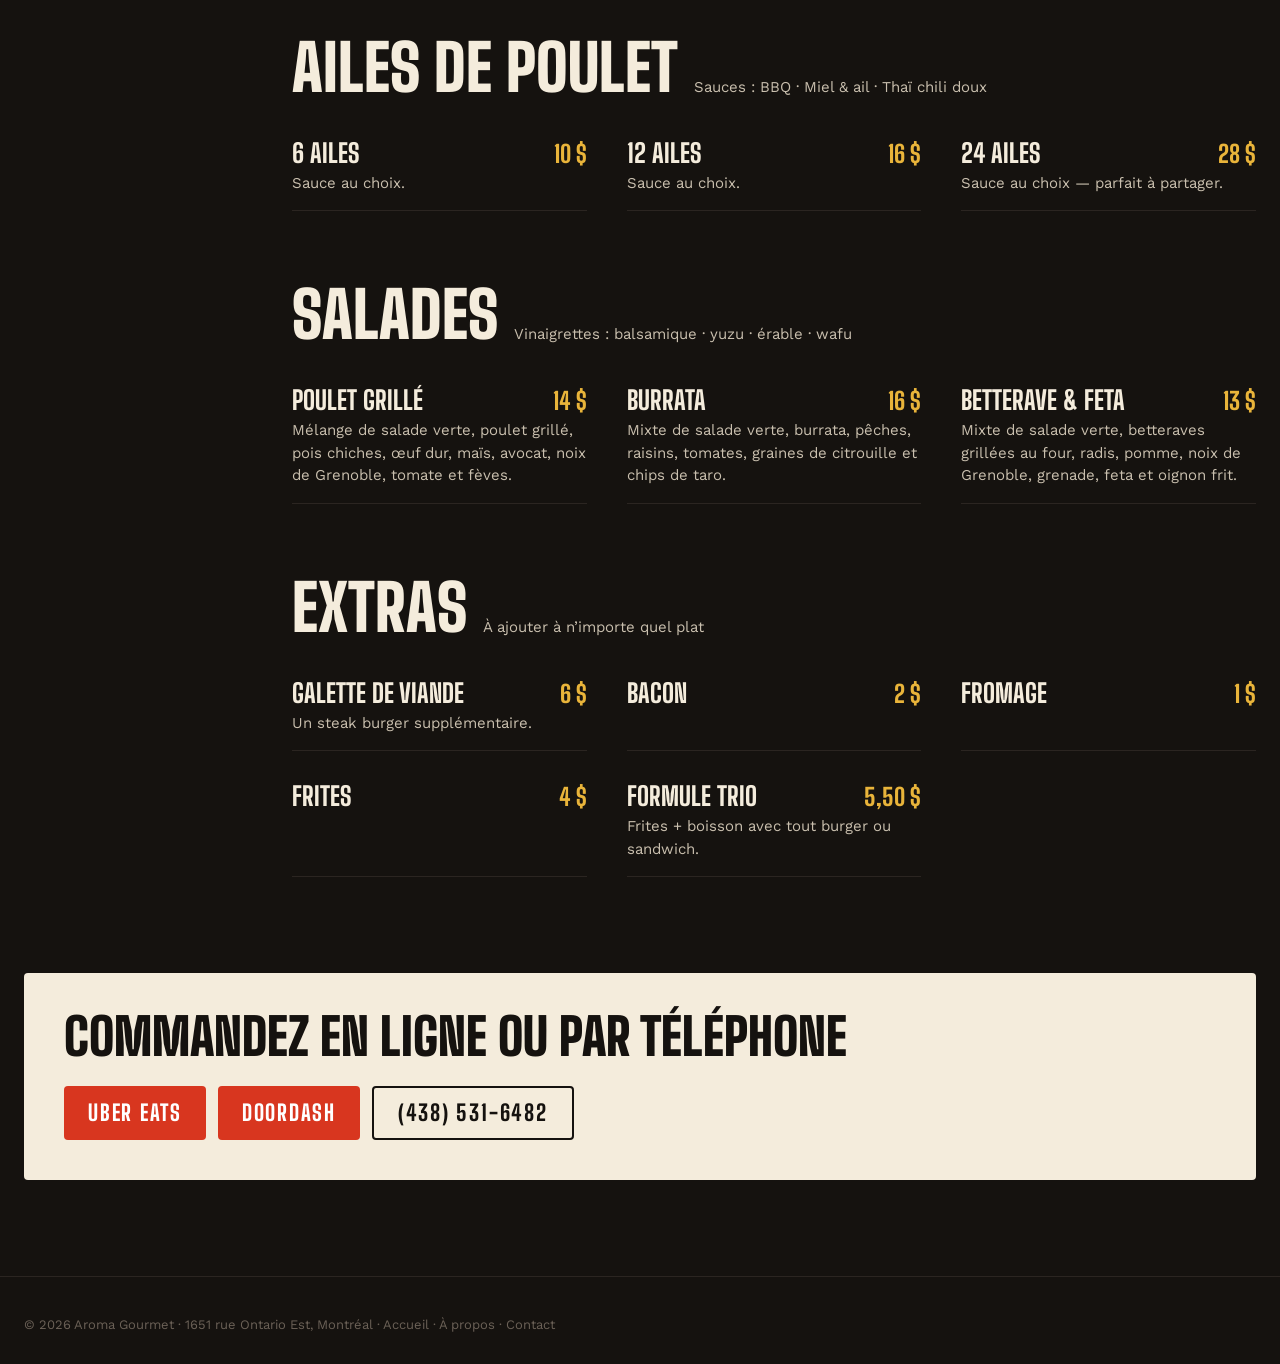
<file: menu.html>
<!DOCTYPE html>
<html lang="fr-CA"><head>
<meta charset="utf-8">
<meta name="viewport" content="width=device-width, initial-scale=1">
<title>Menu — Aroma Gourmet Montréal | Burgers, poutines, ailes, salades</title>
<meta name="description" content="Menu complet d'Aroma Gourmet à Montréal : burgers halal dès 13,50 $ (Original, Suprême, Guacamole, Truffe), sandwichs pain maison, poutines dès 11 $, ailes de poulet, salades. Prix et descriptions.">
<meta name="robots" content="index, follow, max-image-preview:large, max-snippet:-1, max-video-preview:-1">
<link rel="canonical" href="https://aromagourmet.ca/menu.html">
<meta name="theme-color" content="#15120f">
<meta property="og:type" content="website">
<meta property="og:site_name" content="Aroma Gourmet">
<meta property="og:locale" content="fr_CA">
<meta property="og:url" content="https://aromagourmet.ca/menu.html">
<meta property="og:title" content="Menu — Aroma Gourmet Montréal | Burgers, poutines, ailes, salades">
<meta property="og:description" content="Menu complet d'Aroma Gourmet à Montréal : burgers halal dès 13,50 $ (Original, Suprême, Guacamole, Truffe), sandwichs pain maison, poutines dès 11 $, ailes de poulet, salades. Prix et descriptions.">
<meta property="og:image" content="https://aromagourmet.ca/assets/img/og.jpg">
<meta property="og:image:width" content="1200">
<meta property="og:image:height" content="630">
<meta property="og:image:alt" content="Burger Suprême d’Aroma Gourmet, Montréal">
<meta name="twitter:card" content="summary_large_image">
<meta name="twitter:title" content="Menu — Aroma Gourmet Montréal | Burgers, poutines, ailes, salades">
<meta name="twitter:description" content="Menu complet d'Aroma Gourmet à Montréal : burgers halal dès 13,50 $ (Original, Suprême, Guacamole, Truffe), sandwichs pain maison, poutines dès 11 $, ailes de poulet, salades. Prix et descriptions.">
<meta name="twitter:image" content="https://aromagourmet.ca/assets/img/og.jpg">
<link rel="icon" href="favicon.ico" sizes="32x32">
<link rel="icon" type="image/png" sizes="96x96" href="assets/icons/favicon-96.png">
<link rel="icon" type="image/png" sizes="192x192" href="assets/icons/favicon-192.png">
<link rel="apple-touch-icon" sizes="180x180" href="assets/icons/apple-touch-icon.png">
<link rel="preload" as="font" type="font/woff2" crossorigin href="assets/fonts/big-shoulders-display-latin.woff2">
<link rel="preload" as="font" type="font/woff2" crossorigin href="assets/fonts/work-sans-latin.woff2">
<script type="application/ld+json">
{
 "@context": "https://schema.org",
 "@graph": [
  {
   "@type": "Restaurant",
   "@id": "https://aromagourmet.ca/#restaurant",
   "name": "Aroma Gourmet",
   "url": "https://aromagourmet.ca/",
   "description": "Aroma Gourmet est un restaurant fast-food gourmet halal du Village à Montréal (1651 rue Ontario Est, métro Papineau) : burgers maison, poutines à la sauce maison, ailes de poulet, sandwichs sur pain maison et salades. Salle à manger, comptoir, commandes pour emporter et livraison par Uber Eats et DoorDash.",
   "image": [
    "https://aromagourmet.ca/assets/img/og.jpg",
    "https://aromagourmet.ca/assets/img/burger-supreme.jpg",
    "https://aromagourmet.ca/assets/img/burger-truffe.jpg",
    "https://aromagourmet.ca/assets/img/burger-guacamole.jpg",
    "https://aromagourmet.ca/assets/img/burger-original.jpg",
    "https://aromagourmet.ca/assets/img/burger-double.jpg"
   ],
   "logo": "https://aromagourmet.ca/assets/img/logo-aroma.png",
   "telephone": "+1-438-531-6482",
   "priceRange": "$",
   "servesCuisine": [
    "Burgers",
    "Poutine",
    "Ailes de poulet",
    "Sandwichs",
    "Salades",
    "Fast food gourmet",
    "Halal"
   ],
   "address": {
    "@type": "PostalAddress",
    "streetAddress": "1651 rue Ontario Est",
    "addressLocality": "Montréal",
    "addressRegion": "QC",
    "postalCode": "H2L 1S8",
    "addressCountry": "CA"
   },
   "geo": {
    "@type": "GeoCoordinates",
    "latitude": 45.5218,
    "longitude": -73.5567
   },
   "areaServed": {
    "@type": "City",
    "name": "Montréal"
   },
   "openingHoursSpecification": [
    {
     "@type": "OpeningHoursSpecification",
     "dayOfWeek": [
      "Monday"
     ],
     "opens": "17:00",
     "closes": "22:00"
    },
    {
     "@type": "OpeningHoursSpecification",
     "dayOfWeek": [
      "Tuesday",
      "Wednesday",
      "Thursday",
      "Sunday"
     ],
     "opens": "11:00",
     "closes": "22:00"
    },
    {
     "@type": "OpeningHoursSpecification",
     "dayOfWeek": [
      "Friday",
      "Saturday"
     ],
     "opens": "11:00",
     "closes": "23:00"
    }
   ],
   "hasMenu": {
    "@id": "https://aromagourmet.ca/menu.html#menu"
   },
   "acceptsReservations": false,
   "currenciesAccepted": "CAD",
   "hasMap": "https://www.google.com/maps/dir/?api=1&destination=1651+Rue+Ontario+Est,+Montréal,+QC+H2L+1S8",
   "sameAs": [
    "https://www.instagram.com/aromagourmet_officiel/",
    "https://www.order.store/store/aroma-gourmet/RjftZDDYXX-YyPR5PmC5Vw",
    "https://www.doordash.com/store/aroma-gourmet-26313376"
   ],
   "potentialAction": [
    {
     "@type": "OrderAction",
     "name": "Commander sur Uber Eats",
     "target": {
      "@type": "EntryPoint",
      "urlTemplate": "https://www.order.store/store/aroma-gourmet/RjftZDDYXX-YyPR5PmC5Vw",
      "inLanguage": "fr-CA",
      "actionPlatform": [
       "https://schema.org/DesktopWebPlatform",
       "https://schema.org/MobileWebPlatform"
      ]
     }
    },
    {
     "@type": "OrderAction",
     "name": "Commander sur DoorDash",
     "target": {
      "@type": "EntryPoint",
      "urlTemplate": "https://www.doordash.com/store/aroma-gourmet-26313376",
      "inLanguage": "fr-CA",
      "actionPlatform": [
       "https://schema.org/DesktopWebPlatform",
       "https://schema.org/MobileWebPlatform"
      ]
     }
    }
   ]
  },
  {
   "@type": "WebSite",
   "@id": "https://aromagourmet.ca/#website",
   "url": "https://aromagourmet.ca/",
   "name": "Aroma Gourmet",
   "inLanguage": "fr-CA",
   "publisher": {
    "@id": "https://aromagourmet.ca/#restaurant"
   }
  },
  {
   "@type": "WebPage",
   "@id": "https://aromagourmet.ca/menu.html",
   "url": "https://aromagourmet.ca/menu.html",
   "name": "Menu — Aroma Gourmet Montréal | Burgers, poutines, ailes, salades",
   "description": "Menu complet d'Aroma Gourmet à Montréal : burgers halal dès 13,50 $ (Original, Suprême, Guacamole, Truffe), sandwichs pain maison, poutines dès 11 $, ailes de poulet, salades. Prix et descriptions.",
   "inLanguage": "fr-CA",
   "isPartOf": {
    "@id": "https://aromagourmet.ca/#website"
   },
   "about": {
    "@id": "https://aromagourmet.ca/#restaurant"
   },
   "primaryImageOfPage": {
    "@type": "ImageObject",
    "url": "https://aromagourmet.ca/assets/img/og.jpg",
    "width": 1200,
    "height": 630
   }
  },
  {
   "@type": "BreadcrumbList",
   "@id": "https://aromagourmet.ca/menu.html#breadcrumb",
   "itemListElement": [
    {
     "@type": "ListItem",
     "position": 1,
     "name": "Accueil",
     "item": "https://aromagourmet.ca/"
    },
    {
     "@type": "ListItem",
     "position": 2,
     "name": "Menu",
     "item": "https://aromagourmet.ca/menu.html"
    }
   ]
  },
  {
   "@type": "Menu",
   "@id": "https://aromagourmet.ca/menu.html#menu",
   "name": "Menu Aroma Gourmet",
   "url": "https://aromagourmet.ca/menu.html",
   "inLanguage": "fr-CA",
   "hasMenuSection": [
    {
     "@type": "MenuSection",
     "name": "Burgers",
     "description": "Formule trio : frites + boisson = 5,50 $ · option végétarienne + 2 $",
     "hasMenuItem": [
      {
       "@type": "MenuItem",
       "name": "Original",
       "description": "Steak burger, salade, tomate, double fromage, cornichons, oignons et sauce secrète.",
       "suitableForDiet": "https://schema.org/HalalDiet",
       "offers": {
        "@type": "Offer",
        "price": "13.50",
        "priceCurrency": "CAD",
        "availability": "https://schema.org/InStock"
       }
      },
      {
       "@type": "MenuItem",
       "name": "Suprême",
       "description": "Steak burger, salade, tomate, oignons caramélisés, fromage et sauce secrète.",
       "suitableForDiet": "https://schema.org/HalalDiet",
       "offers": {
        "@type": "Offer",
        "price": "13.50",
        "priceCurrency": "CAD",
        "availability": "https://schema.org/InStock"
       }
      },
      {
       "@type": "MenuItem",
       "name": "Guacamole",
       "description": "Steak burger, guacamole, salade, tomate, oignons caramélisés et sauce secrète.",
       "suitableForDiet": "https://schema.org/HalalDiet",
       "offers": {
        "@type": "Offer",
        "price": "14.00",
        "priceCurrency": "CAD",
        "availability": "https://schema.org/InStock"
       }
      },
      {
       "@type": "MenuItem",
       "name": "Truffe",
       "description": "Steak burger, salade, tomate, fromage, champignons sautés à la truffe et mayo truffe.",
       "suitableForDiet": "https://schema.org/HalalDiet",
       "offers": {
        "@type": "Offer",
        "price": "14.00",
        "priceCurrency": "CAD",
        "availability": "https://schema.org/InStock"
       }
      },
      {
       "@type": "MenuItem",
       "name": "Royal bacon et œuf",
       "description": "Steak burger, salade, tomate, œuf au plat, bacon, fromage et sauce secrète.",
       "suitableForDiet": "https://schema.org/HalalDiet",
       "offers": {
        "@type": "Offer",
        "price": "14.00",
        "priceCurrency": "CAD",
        "availability": "https://schema.org/InStock"
       }
      },
      {
       "@type": "MenuItem",
       "name": "Poulet crousty",
       "description": "Filet de poulet frit, salade, tomate, chou crémeux, fromage, cornichons et sauce secrète.",
       "suitableForDiet": "https://schema.org/HalalDiet",
       "offers": {
        "@type": "Offer",
        "price": "14.00",
        "priceCurrency": "CAD",
        "availability": "https://schema.org/InStock"
       }
      },
      {
       "@type": "MenuItem",
       "name": "Poulet grillé",
       "description": "Poulet grillé, chou crémeux, fromage, laitue, tomate et mayo chipotlé.",
       "suitableForDiet": "https://schema.org/HalalDiet",
       "offers": {
        "@type": "Offer",
        "price": "13.50",
        "priceCurrency": "CAD",
        "availability": "https://schema.org/InStock"
       }
      },
      {
       "@type": "MenuItem",
       "name": "Poulet crousty teriyaki",
       "description": "Haut de cuisse de poulet frit, fromage, œuf au plat, frites et mayo teriyaki.",
       "suitableForDiet": "https://schema.org/HalalDiet",
       "offers": {
        "@type": "Offer",
        "price": "13.50",
        "priceCurrency": "CAD",
        "availability": "https://schema.org/InStock"
       }
      }
     ]
    },
    {
     "@type": "MenuSection",
     "name": "Sandwichs",
     "description": "Pain maison",
     "hasMenuItem": [
      {
       "@type": "MenuItem",
       "name": "Mixte",
       "description": "Pain maison, poulet, bœuf haché, salade, tomate, oignon, bacon et fromage.",
       "suitableForDiet": "https://schema.org/HalalDiet",
       "offers": {
        "@type": "Offer",
        "price": "16.00",
        "priceCurrency": "CAD",
        "availability": "https://schema.org/InStock"
       }
      },
      {
       "@type": "MenuItem",
       "name": "Bœuf",
       "description": "Pain maison, bœuf haché, salade, tomate, oignon, oignons caramélisés et fromage.",
       "suitableForDiet": "https://schema.org/HalalDiet",
       "offers": {
        "@type": "Offer",
        "price": "16.00",
        "priceCurrency": "CAD",
        "availability": "https://schema.org/InStock"
       }
      },
      {
       "@type": "MenuItem",
       "name": "Poulet",
       "description": "Pain maison, poulet grillé, salade, tomate, oignon, chou crémeux et fromage.",
       "suitableForDiet": "https://schema.org/HalalDiet",
       "offers": {
        "@type": "Offer",
        "price": "16.00",
        "priceCurrency": "CAD",
        "availability": "https://schema.org/InStock"
       }
      }
     ]
    },
    {
     "@type": "MenuSection",
     "name": "Poutines",
     "description": "Sauce poutine maison",
     "hasMenuItem": [
      {
       "@type": "MenuItem",
       "name": "Classique",
       "description": "Frites, sauce poutine et fromage.",
       "suitableForDiet": "https://schema.org/HalalDiet",
       "offers": {
        "@type": "Offer",
        "price": "11.00",
        "priceCurrency": "CAD",
        "availability": "https://schema.org/InStock"
       }
      },
      {
       "@type": "MenuItem",
       "name": "Steak haché",
       "description": "Bœuf haché, frites, sauce poutine, fromage, guacamole, tomates, piment fort et oignons caramélisés.",
       "suitableForDiet": "https://schema.org/HalalDiet",
       "offers": {
        "@type": "Offer",
        "price": "14.50",
        "priceCurrency": "CAD",
        "availability": "https://schema.org/InStock"
       }
      },
      {
       "@type": "MenuItem",
       "name": "Poulet grillé",
       "description": "Poulet grillé, frites, sauce poutine, fromage, guacamole, tomates, piment fort et oignons caramélisés.",
       "suitableForDiet": "https://schema.org/HalalDiet",
       "offers": {
        "@type": "Offer",
        "price": "14.50",
        "priceCurrency": "CAD",
        "availability": "https://schema.org/InStock"
       }
      }
     ]
    },
    {
     "@type": "MenuSection",
     "name": "Ailes de poulet",
     "description": "Sauces : BBQ · Miel & ail · Thaï chili doux",
     "hasMenuItem": [
      {
       "@type": "MenuItem",
       "name": "6 ailes",
       "description": "Sauce au choix.",
       "suitableForDiet": "https://schema.org/HalalDiet",
       "offers": {
        "@type": "Offer",
        "price": "10.00",
        "priceCurrency": "CAD",
        "availability": "https://schema.org/InStock"
       }
      },
      {
       "@type": "MenuItem",
       "name": "12 ailes",
       "description": "Sauce au choix.",
       "suitableForDiet": "https://schema.org/HalalDiet",
       "offers": {
        "@type": "Offer",
        "price": "16.00",
        "priceCurrency": "CAD",
        "availability": "https://schema.org/InStock"
       }
      },
      {
       "@type": "MenuItem",
       "name": "24 ailes",
       "description": "Sauce au choix — parfait à partager.",
       "suitableForDiet": "https://schema.org/HalalDiet",
       "offers": {
        "@type": "Offer",
        "price": "28.00",
        "priceCurrency": "CAD",
        "availability": "https://schema.org/InStock"
       }
      }
     ]
    },
    {
     "@type": "MenuSection",
     "name": "Salades",
     "description": "Vinaigrettes : balsamique · yuzu · érable · wafu",
     "hasMenuItem": [
      {
       "@type": "MenuItem",
       "name": "Poulet grillé",
       "description": "Mélange de salade verte, poulet grillé, pois chiches, œuf dur, maïs, avocat, noix de Grenoble, tomate et fèves.",
       "suitableForDiet": "https://schema.org/HalalDiet",
       "offers": {
        "@type": "Offer",
        "price": "14.00",
        "priceCurrency": "CAD",
        "availability": "https://schema.org/InStock"
       }
      },
      {
       "@type": "MenuItem",
       "name": "Burrata",
       "description": "Mixte de salade verte, burrata, pêches, raisins, tomates, graines de citrouille et chips de taro.",
       "suitableForDiet": "https://schema.org/HalalDiet",
       "offers": {
        "@type": "Offer",
        "price": "16.00",
        "priceCurrency": "CAD",
        "availability": "https://schema.org/InStock"
       }
      },
      {
       "@type": "MenuItem",
       "name": "Betterave & feta",
       "description": "Mixte de salade verte, betteraves grillées au four, radis, pomme, noix de Grenoble, grenade, feta et oignon frit.",
       "suitableForDiet": "https://schema.org/HalalDiet",
       "offers": {
        "@type": "Offer",
        "price": "13.00",
        "priceCurrency": "CAD",
        "availability": "https://schema.org/InStock"
       }
      }
     ]
    },
    {
     "@type": "MenuSection",
     "name": "Extras",
     "description": "À ajouter à n’importe quel plat",
     "hasMenuItem": [
      {
       "@type": "MenuItem",
       "name": "Galette de viande",
       "description": "Un steak burger supplémentaire.",
       "suitableForDiet": "https://schema.org/HalalDiet",
       "offers": {
        "@type": "Offer",
        "price": "6.00",
        "priceCurrency": "CAD",
        "availability": "https://schema.org/InStock"
       }
      },
      {
       "@type": "MenuItem",
       "name": "Bacon",
       "suitableForDiet": "https://schema.org/HalalDiet",
       "offers": {
        "@type": "Offer",
        "price": "2.00",
        "priceCurrency": "CAD",
        "availability": "https://schema.org/InStock"
       }
      },
      {
       "@type": "MenuItem",
       "name": "Fromage",
       "suitableForDiet": "https://schema.org/HalalDiet",
       "offers": {
        "@type": "Offer",
        "price": "1.00",
        "priceCurrency": "CAD",
        "availability": "https://schema.org/InStock"
       }
      },
      {
       "@type": "MenuItem",
       "name": "Frites",
       "suitableForDiet": "https://schema.org/HalalDiet",
       "offers": {
        "@type": "Offer",
        "price": "4.00",
        "priceCurrency": "CAD",
        "availability": "https://schema.org/InStock"
       }
      },
      {
       "@type": "MenuItem",
       "name": "Formule trio",
       "description": "Frites + boisson avec tout burger ou sandwich.",
       "suitableForDiet": "https://schema.org/HalalDiet",
       "offers": {
        "@type": "Offer",
        "price": "5.50",
        "priceCurrency": "CAD",
        "availability": "https://schema.org/InStock"
       }
      }
     ]
    }
   ]
  }
 ]
}
</script>
<link rel="stylesheet" href="assets/site.css?v=c0f708b8">
<script defer src="js/site.js?v=627356a2"></script>
<script>window.__resources = {"https://unpkg.com/react@18.3.1/umd/react.production.min.js":"vendor/react.production.min.js","https://unpkg.com/react-dom@18.3.1/umd/react-dom.production.min.js":"vendor/react-dom.production.min.js"};</script>

<script src="js/dc-runtime.js"></script>


</head>
<body>
<x-dc>
<helmet>
<style>/* vietnamese */
@font-face {
  font-family: 'Big Shoulders Display';
  font-style: normal;
  font-weight: 700;
  font-display: swap;
  src: url("assets/fonts/big-shoulders-display-vietnamese.woff2") format('woff2');
  unicode-range: U+0102-0103, U+0110-0111, U+0128-0129, U+0168-0169, U+01A0-01A1, U+01AF-01B0, U+0300-0301, U+0303-0304, U+0308-0309, U+0323, U+0329, U+1EA0-1EF9, U+20AB;
}
/* latin-ext */
@font-face {
  font-family: 'Big Shoulders Display';
  font-style: normal;
  font-weight: 700;
  font-display: swap;
  src: url("assets/fonts/big-shoulders-display-latin-ext.woff2") format('woff2');
  unicode-range: U+0100-02BA, U+02BD-02C5, U+02C7-02CC, U+02CE-02D7, U+02DD-02FF, U+0304, U+0308, U+0329, U+1D00-1DBF, U+1E00-1E9F, U+1EF2-1EFF, U+2020, U+20A0-20AB, U+20AD-20C0, U+2113, U+2C60-2C7F, U+A720-A7FF;
}
/* latin */
@font-face {
  font-family: 'Big Shoulders Display';
  font-style: normal;
  font-weight: 700;
  font-display: swap;
  src: url("assets/fonts/big-shoulders-display-latin.woff2") format('woff2');
  unicode-range: U+0000-00FF, U+0131, U+0152-0153, U+02BB-02BC, U+02C6, U+02DA, U+02DC, U+0304, U+0308, U+0329, U+2000-206F, U+20AC, U+2122, U+2191, U+2193, U+2212, U+2215, U+FEFF, U+FFFD;
}
/* vietnamese */
@font-face {
  font-family: 'Big Shoulders Display';
  font-style: normal;
  font-weight: 800;
  font-display: swap;
  src: url("assets/fonts/big-shoulders-display-vietnamese.woff2") format('woff2');
  unicode-range: U+0102-0103, U+0110-0111, U+0128-0129, U+0168-0169, U+01A0-01A1, U+01AF-01B0, U+0300-0301, U+0303-0304, U+0308-0309, U+0323, U+0329, U+1EA0-1EF9, U+20AB;
}
/* latin-ext */
@font-face {
  font-family: 'Big Shoulders Display';
  font-style: normal;
  font-weight: 800;
  font-display: swap;
  src: url("assets/fonts/big-shoulders-display-latin-ext.woff2") format('woff2');
  unicode-range: U+0100-02BA, U+02BD-02C5, U+02C7-02CC, U+02CE-02D7, U+02DD-02FF, U+0304, U+0308, U+0329, U+1D00-1DBF, U+1E00-1E9F, U+1EF2-1EFF, U+2020, U+20A0-20AB, U+20AD-20C0, U+2113, U+2C60-2C7F, U+A720-A7FF;
}
/* latin */
@font-face {
  font-family: 'Big Shoulders Display';
  font-style: normal;
  font-weight: 800;
  font-display: swap;
  src: url("assets/fonts/big-shoulders-display-latin.woff2") format('woff2');
  unicode-range: U+0000-00FF, U+0131, U+0152-0153, U+02BB-02BC, U+02C6, U+02DA, U+02DC, U+0304, U+0308, U+0329, U+2000-206F, U+20AC, U+2122, U+2191, U+2193, U+2212, U+2215, U+FEFF, U+FFFD;
}
/* vietnamese */
@font-face {
  font-family: 'Big Shoulders Display';
  font-style: normal;
  font-weight: 900;
  font-display: swap;
  src: url("assets/fonts/big-shoulders-display-vietnamese.woff2") format('woff2');
  unicode-range: U+0102-0103, U+0110-0111, U+0128-0129, U+0168-0169, U+01A0-01A1, U+01AF-01B0, U+0300-0301, U+0303-0304, U+0308-0309, U+0323, U+0329, U+1EA0-1EF9, U+20AB;
}
/* latin-ext */
@font-face {
  font-family: 'Big Shoulders Display';
  font-style: normal;
  font-weight: 900;
  font-display: swap;
  src: url("assets/fonts/big-shoulders-display-latin-ext.woff2") format('woff2');
  unicode-range: U+0100-02BA, U+02BD-02C5, U+02C7-02CC, U+02CE-02D7, U+02DD-02FF, U+0304, U+0308, U+0329, U+1D00-1DBF, U+1E00-1E9F, U+1EF2-1EFF, U+2020, U+20A0-20AB, U+20AD-20C0, U+2113, U+2C60-2C7F, U+A720-A7FF;
}
/* latin */
@font-face {
  font-family: 'Big Shoulders Display';
  font-style: normal;
  font-weight: 900;
  font-display: swap;
  src: url("assets/fonts/big-shoulders-display-latin.woff2") format('woff2');
  unicode-range: U+0000-00FF, U+0131, U+0152-0153, U+02BB-02BC, U+02C6, U+02DA, U+02DC, U+0304, U+0308, U+0329, U+2000-206F, U+20AC, U+2122, U+2191, U+2193, U+2212, U+2215, U+FEFF, U+FFFD;
}
/* vietnamese */
@font-face {
  font-family: 'Work Sans';
  font-style: italic;
  font-weight: 400;
  font-display: swap;
  src: url("assets/fonts/work-sans-italic-vietnamese.woff2") format('woff2');
  unicode-range: U+0102-0103, U+0110-0111, U+0128-0129, U+0168-0169, U+01A0-01A1, U+01AF-01B0, U+0300-0301, U+0303-0304, U+0308-0309, U+0323, U+0329, U+1EA0-1EF9, U+20AB;
}
/* latin-ext */
@font-face {
  font-family: 'Work Sans';
  font-style: italic;
  font-weight: 400;
  font-display: swap;
  src: url("assets/fonts/work-sans-italic-latin-ext.woff2") format('woff2');
  unicode-range: U+0100-02BA, U+02BD-02C5, U+02C7-02CC, U+02CE-02D7, U+02DD-02FF, U+0304, U+0308, U+0329, U+1D00-1DBF, U+1E00-1E9F, U+1EF2-1EFF, U+2020, U+20A0-20AB, U+20AD-20C0, U+2113, U+2C60-2C7F, U+A720-A7FF;
}
/* latin */
@font-face {
  font-family: 'Work Sans';
  font-style: italic;
  font-weight: 400;
  font-display: swap;
  src: url("assets/fonts/work-sans-italic-latin.woff2") format('woff2');
  unicode-range: U+0000-00FF, U+0131, U+0152-0153, U+02BB-02BC, U+02C6, U+02DA, U+02DC, U+0304, U+0308, U+0329, U+2000-206F, U+20AC, U+2122, U+2191, U+2193, U+2212, U+2215, U+FEFF, U+FFFD;
}
/* vietnamese */
@font-face {
  font-family: 'Work Sans';
  font-style: normal;
  font-weight: 400;
  font-display: swap;
  src: url("assets/fonts/work-sans-vietnamese.woff2") format('woff2');
  unicode-range: U+0102-0103, U+0110-0111, U+0128-0129, U+0168-0169, U+01A0-01A1, U+01AF-01B0, U+0300-0301, U+0303-0304, U+0308-0309, U+0323, U+0329, U+1EA0-1EF9, U+20AB;
}
/* latin-ext */
@font-face {
  font-family: 'Work Sans';
  font-style: normal;
  font-weight: 400;
  font-display: swap;
  src: url("assets/fonts/work-sans-latin-ext.woff2") format('woff2');
  unicode-range: U+0100-02BA, U+02BD-02C5, U+02C7-02CC, U+02CE-02D7, U+02DD-02FF, U+0304, U+0308, U+0329, U+1D00-1DBF, U+1E00-1E9F, U+1EF2-1EFF, U+2020, U+20A0-20AB, U+20AD-20C0, U+2113, U+2C60-2C7F, U+A720-A7FF;
}
/* latin */
@font-face {
  font-family: 'Work Sans';
  font-style: normal;
  font-weight: 400;
  font-display: swap;
  src: url("assets/fonts/work-sans-latin.woff2") format('woff2');
  unicode-range: U+0000-00FF, U+0131, U+0152-0153, U+02BB-02BC, U+02C6, U+02DA, U+02DC, U+0304, U+0308, U+0329, U+2000-206F, U+20AC, U+2122, U+2191, U+2193, U+2212, U+2215, U+FEFF, U+FFFD;
}
/* vietnamese */
@font-face {
  font-family: 'Work Sans';
  font-style: normal;
  font-weight: 500;
  font-display: swap;
  src: url("assets/fonts/work-sans-vietnamese.woff2") format('woff2');
  unicode-range: U+0102-0103, U+0110-0111, U+0128-0129, U+0168-0169, U+01A0-01A1, U+01AF-01B0, U+0300-0301, U+0303-0304, U+0308-0309, U+0323, U+0329, U+1EA0-1EF9, U+20AB;
}
/* latin-ext */
@font-face {
  font-family: 'Work Sans';
  font-style: normal;
  font-weight: 500;
  font-display: swap;
  src: url("assets/fonts/work-sans-latin-ext.woff2") format('woff2');
  unicode-range: U+0100-02BA, U+02BD-02C5, U+02C7-02CC, U+02CE-02D7, U+02DD-02FF, U+0304, U+0308, U+0329, U+1D00-1DBF, U+1E00-1E9F, U+1EF2-1EFF, U+2020, U+20A0-20AB, U+20AD-20C0, U+2113, U+2C60-2C7F, U+A720-A7FF;
}
/* latin */
@font-face {
  font-family: 'Work Sans';
  font-style: normal;
  font-weight: 500;
  font-display: swap;
  src: url("assets/fonts/work-sans-latin.woff2") format('woff2');
  unicode-range: U+0000-00FF, U+0131, U+0152-0153, U+02BB-02BC, U+02C6, U+02DA, U+02DC, U+0304, U+0308, U+0329, U+2000-206F, U+20AC, U+2122, U+2191, U+2193, U+2212, U+2215, U+FEFF, U+FFFD;
}
/* vietnamese */
@font-face {
  font-family: 'Work Sans';
  font-style: normal;
  font-weight: 600;
  font-display: swap;
  src: url("assets/fonts/work-sans-vietnamese.woff2") format('woff2');
  unicode-range: U+0102-0103, U+0110-0111, U+0128-0129, U+0168-0169, U+01A0-01A1, U+01AF-01B0, U+0300-0301, U+0303-0304, U+0308-0309, U+0323, U+0329, U+1EA0-1EF9, U+20AB;
}
/* latin-ext */
@font-face {
  font-family: 'Work Sans';
  font-style: normal;
  font-weight: 600;
  font-display: swap;
  src: url("assets/fonts/work-sans-latin-ext.woff2") format('woff2');
  unicode-range: U+0100-02BA, U+02BD-02C5, U+02C7-02CC, U+02CE-02D7, U+02DD-02FF, U+0304, U+0308, U+0329, U+1D00-1DBF, U+1E00-1E9F, U+1EF2-1EFF, U+2020, U+20A0-20AB, U+20AD-20C0, U+2113, U+2C60-2C7F, U+A720-A7FF;
}
/* latin */
@font-face {
  font-family: 'Work Sans';
  font-style: normal;
  font-weight: 600;
  font-display: swap;
  src: url("assets/fonts/work-sans-latin.woff2") format('woff2');
  unicode-range: U+0000-00FF, U+0131, U+0152-0153, U+02BB-02BC, U+02C6, U+02DA, U+02DC, U+0304, U+0308, U+0329, U+2000-206F, U+20AC, U+2122, U+2191, U+2193, U+2212, U+2215, U+FEFF, U+FFFD;
}
</style>
<style>
html,body{margin:0;padding:0;background:#15120f;color:#f4ecdc;font-family:"Work Sans",system-ui,sans-serif;-webkit-font-smoothing:antialiased}
*{box-sizing:border-box}
a{color:#f4ecdc;text-decoration:none}a:hover{color:#e9b43a}
.ag-header.is-hidden{transform:translateY(-100%)}
@media (max-width:760px){.ag-nav-links{display:none!important}.ag-menu-layout{grid-template-columns:1fr!important}.ag-menu-side{position:static!important}}
</style>
<script>
(function(){var last=window.scrollY,h=null;function tick(){h=h||document.querySelector('.ag-header');if(!h)return;var y=window.scrollY;if(y>last&&y>120){h.classList.add('is-hidden')}else if(y<last){h.classList.remove('is-hidden')}last=y}window.addEventListener('scroll',tick,{passive:true})})();
</script>
</helmet>

<header class="ag-header" style="position:fixed;top:0;left:0;right:0;z-index:30;background:#15120f;border-bottom:1px solid #2b2521;transition:transform .3s cubic-bezier(.2,0,0,1)">
  <nav aria-label="Navigation principale" style="max-width:1280px;margin:0 auto;padding:0 24px;height:72px;display:flex;align-items:center;justify-content:space-between;gap:24px">
    <a href="./" aria-label="Aroma Gourmet — accueil" style="font-family:'Big Shoulders Display',sans-serif;font-weight:900;font-size:34px;letter-spacing:.02em;text-transform:uppercase;line-height:1;color:#f4ecdc">Aroma<span style="color:#d8361f">Gourmet</span></a>
    <button type="button" class="ag-burger" aria-label="Ouvrir le menu" aria-expanded="false" aria-controls="ag-nav-links"><svg sc-camel-view-box="0 0 24 24" width="22" height="22" aria-hidden="true" style="display:block;fill:none;stroke:currentColor;stroke-width:2.4;stroke-linecap:round"><path class="ag-burger-bars" d="M4 7h16M4 12h16M4 17h16"></path><path class="ag-burger-x" d="M6 6l12 12M18 6L6 18"></path></svg></button>
    <ul id="ag-nav-links" class="ag-nav-links" style="display:flex;gap:32px;list-style:none;margin:0;padding:0;font-family:'Big Shoulders Display',sans-serif;font-weight:800;font-size:20px;letter-spacing:.06em;text-transform:uppercase">
      <li><a href="menu.html" aria-current="page" style="color:#e9b43a">Menu</a></li>
      <li><a href="a-propos.html">À propos</a></li>
      <li><a href="contact.html">Contact</a></li>
    </ul>
    <a href="https://www.order.store/store/aroma-gourmet/RjftZDDYXX-YyPR5PmC5Vw" target="_blank" rel="noopener" style="background:#d8361f;color:#fff;padding:12px 20px;font-family:'Big Shoulders Display',sans-serif;font-weight:800;font-size:20px;letter-spacing:.08em;text-transform:uppercase;line-height:1;border-radius:4px" style-hover="background:#e9b43a;color:#15120f">Commander</a>
  </nav>
</header>
<div aria-hidden="true" style="height:72px"></div>

<main style="max-width:1280px;margin:0 auto;padding:72px 24px 96px">
  <div style="display:flex;flex-direction:column;gap:16px;margin-bottom:56px">
    <p style="margin:0;font-family:'Big Shoulders Display',sans-serif;font-weight:700;font-size:20px;letter-spacing:.18em;text-transform:uppercase;color:#e9b43a">Fait maison · 100 % halal</p>
    <div style="display:flex;align-items:center;gap:clamp(16px,3vw,40px);flex-wrap:wrap">
      <h1 style="margin:0;font-family:'Big Shoulders Display',sans-serif;font-weight:900;font-size:clamp(64px,10vw,150px);line-height:.9;text-transform:uppercase">Le menu</h1>
      <a href="https://www.order.store/store/aroma-gourmet/RjftZDDYXX-YyPR5PmC5Vw" target="_blank" rel="noopener" style="background:#d8361f;color:#fff;padding:18px 32px;font-family:'Big Shoulders Display',sans-serif;font-weight:800;font-size:24px;letter-spacing:.08em;text-transform:uppercase;line-height:1;border-radius:4px" style-hover="background:#e9b43a;color:#15120f">Commander</a>
    </div>
    <p style="margin:0;max-width:60ch;font-size:18px;line-height:1.6;color:#c9bfae">Burgers de bœuf et de poulet, poutines à la sauce maison, ailes croustillantes et salades généreuses. Formule trio (frites + boisson) à 5,50 $. Prix en dollars canadiens, taxes en sus.</p>
  </div>

  <div class="ag-menu-layout" style="display:grid;grid-template-columns:220px minmax(0,1fr);gap:48px;align-items:start">
    <nav class="ag-menu-side" aria-label="Sections du menu" style="position:sticky;top:96px;display:flex;flex-direction:column;gap:6px">
      
        <a href="#burgers" style="font-family:'Big Shoulders Display',sans-serif;font-weight:800;font-size:22px;letter-spacing:.06em;text-transform:uppercase;padding:8px 0;border-bottom:1px solid #2b2521;color:#c9bfae" style-hover="color:#e9b43a">Burgers</a>
      
        <a href="#sandwichs" style="font-family:'Big Shoulders Display',sans-serif;font-weight:800;font-size:22px;letter-spacing:.06em;text-transform:uppercase;padding:8px 0;border-bottom:1px solid #2b2521;color:#c9bfae" style-hover="color:#e9b43a">Sandwichs</a>
      
        <a href="#poutines" style="font-family:'Big Shoulders Display',sans-serif;font-weight:800;font-size:22px;letter-spacing:.06em;text-transform:uppercase;padding:8px 0;border-bottom:1px solid #2b2521;color:#c9bfae" style-hover="color:#e9b43a">Poutines</a>
      
        <a href="#ailes" style="font-family:'Big Shoulders Display',sans-serif;font-weight:800;font-size:22px;letter-spacing:.06em;text-transform:uppercase;padding:8px 0;border-bottom:1px solid #2b2521;color:#c9bfae" style-hover="color:#e9b43a">Ailes de poulet</a>
      
        <a href="#salades" style="font-family:'Big Shoulders Display',sans-serif;font-weight:800;font-size:22px;letter-spacing:.06em;text-transform:uppercase;padding:8px 0;border-bottom:1px solid #2b2521;color:#c9bfae" style-hover="color:#e9b43a">Salades</a>
      
        <a href="#extras" style="font-family:'Big Shoulders Display',sans-serif;font-weight:800;font-size:22px;letter-spacing:.06em;text-transform:uppercase;padding:8px 0;border-bottom:1px solid #2b2521;color:#c9bfae" style-hover="color:#e9b43a">Extras</a>
      
    </nav>

    <div style="display:flex;flex-direction:column;gap:72px">
      
        <section id="burgers" aria-labelledby="h-burgers" style="scroll-margin-top:96px;display:flex;flex-direction:column;gap:24px">
          <div style="display:flex;align-items:baseline;gap:16px;flex-wrap:wrap">
            <h2 id="h-burgers" style="margin:0;font-family:'Big Shoulders Display',sans-serif;font-weight:900;font-size:clamp(40px,5vw,64px);line-height:1;text-transform:uppercase">Burgers</h2>
            <span style="font-size:15px;color:#c9bfae">Formule trio : frites + boisson = 5,50 $ · option végétarienne + 2 $</span>
          </div>
          <ul style="list-style:none;margin:0;padding:0;display:grid;grid-template-columns:repeat(auto-fill,minmax(280px,1fr));gap:16px 40px">
            
              <li style="display:flex;flex-direction:column;gap:6px;padding:16px 0;border-bottom:1px solid #2b2521">
                <div style="display:flex;justify-content:space-between;align-items:baseline;gap:12px">
                  <h3 style="margin:0;font-family:'Big Shoulders Display',sans-serif;font-weight:800;font-size:26px;line-height:1;text-transform:uppercase">Original <span style="font-size:14px;letter-spacing:.14em;color:#d8361f"></span></h3>
                  <span style="font-family:'Big Shoulders Display',sans-serif;font-weight:800;font-size:24px;color:#e9b43a;line-height:1;white-space:nowrap">13,50 $</span>
                </div>
                <p style="margin:0;font-size:15px;line-height:1.5;color:#c9bfae">Steak burger, salade, tomate, double fromage, cornichons, oignons et sauce secrète.</p>
              </li>
            
              <li style="display:flex;flex-direction:column;gap:6px;padding:16px 0;border-bottom:1px solid #2b2521">
                <div style="display:flex;justify-content:space-between;align-items:baseline;gap:12px">
                  <h3 style="margin:0;font-family:'Big Shoulders Display',sans-serif;font-weight:800;font-size:26px;line-height:1;text-transform:uppercase">Suprême <span style="font-size:14px;letter-spacing:.14em;color:#d8361f"></span></h3>
                  <span style="font-family:'Big Shoulders Display',sans-serif;font-weight:800;font-size:24px;color:#e9b43a;line-height:1;white-space:nowrap">13,50 $</span>
                </div>
                <p style="margin:0;font-size:15px;line-height:1.5;color:#c9bfae">Steak burger, salade, tomate, oignons caramélisés, fromage et sauce secrète.</p>
              </li>
            
              <li style="display:flex;flex-direction:column;gap:6px;padding:16px 0;border-bottom:1px solid #2b2521">
                <div style="display:flex;justify-content:space-between;align-items:baseline;gap:12px">
                  <h3 style="margin:0;font-family:'Big Shoulders Display',sans-serif;font-weight:800;font-size:26px;line-height:1;text-transform:uppercase">Guacamole <span style="font-size:14px;letter-spacing:.14em;color:#d8361f"></span></h3>
                  <span style="font-family:'Big Shoulders Display',sans-serif;font-weight:800;font-size:24px;color:#e9b43a;line-height:1;white-space:nowrap">14 $</span>
                </div>
                <p style="margin:0;font-size:15px;line-height:1.5;color:#c9bfae">Steak burger, guacamole, salade, tomate, oignons caramélisés et sauce secrète.</p>
              </li>
            
              <li style="display:flex;flex-direction:column;gap:6px;padding:16px 0;border-bottom:1px solid #2b2521">
                <div style="display:flex;justify-content:space-between;align-items:baseline;gap:12px">
                  <h3 style="margin:0;font-family:'Big Shoulders Display',sans-serif;font-weight:800;font-size:26px;line-height:1;text-transform:uppercase">Truffe <span style="font-size:14px;letter-spacing:.14em;color:#d8361f"></span></h3>
                  <span style="font-family:'Big Shoulders Display',sans-serif;font-weight:800;font-size:24px;color:#e9b43a;line-height:1;white-space:nowrap">14 $</span>
                </div>
                <p style="margin:0;font-size:15px;line-height:1.5;color:#c9bfae">Steak burger, salade, tomate, fromage, champignons sautés à la truffe et mayo truffe.</p>
              </li>
            
              <li style="display:flex;flex-direction:column;gap:6px;padding:16px 0;border-bottom:1px solid #2b2521">
                <div style="display:flex;justify-content:space-between;align-items:baseline;gap:12px">
                  <h3 style="margin:0;font-family:'Big Shoulders Display',sans-serif;font-weight:800;font-size:26px;line-height:1;text-transform:uppercase">Royal bacon et œuf <span style="font-size:14px;letter-spacing:.14em;color:#d8361f"></span></h3>
                  <span style="font-family:'Big Shoulders Display',sans-serif;font-weight:800;font-size:24px;color:#e9b43a;line-height:1;white-space:nowrap">14 $</span>
                </div>
                <p style="margin:0;font-size:15px;line-height:1.5;color:#c9bfae">Steak burger, salade, tomate, œuf au plat, bacon, fromage et sauce secrète.</p>
              </li>
            
              <li style="display:flex;flex-direction:column;gap:6px;padding:16px 0;border-bottom:1px solid #2b2521">
                <div style="display:flex;justify-content:space-between;align-items:baseline;gap:12px">
                  <h3 style="margin:0;font-family:'Big Shoulders Display',sans-serif;font-weight:800;font-size:26px;line-height:1;text-transform:uppercase">Poulet crousty <span style="font-size:14px;letter-spacing:.14em;color:#d8361f"></span></h3>
                  <span style="font-family:'Big Shoulders Display',sans-serif;font-weight:800;font-size:24px;color:#e9b43a;line-height:1;white-space:nowrap">14 $</span>
                </div>
                <p style="margin:0;font-size:15px;line-height:1.5;color:#c9bfae">Filet de poulet frit, salade, tomate, chou crémeux, fromage, cornichons et sauce secrète.</p>
              </li>
            
              <li style="display:flex;flex-direction:column;gap:6px;padding:16px 0;border-bottom:1px solid #2b2521">
                <div style="display:flex;justify-content:space-between;align-items:baseline;gap:12px">
                  <h3 style="margin:0;font-family:'Big Shoulders Display',sans-serif;font-weight:800;font-size:26px;line-height:1;text-transform:uppercase">Poulet grillé <span style="font-size:14px;letter-spacing:.14em;color:#d8361f"></span></h3>
                  <span style="font-family:'Big Shoulders Display',sans-serif;font-weight:800;font-size:24px;color:#e9b43a;line-height:1;white-space:nowrap">13,50 $</span>
                </div>
                <p style="margin:0;font-size:15px;line-height:1.5;color:#c9bfae">Poulet grillé, chou crémeux, fromage, laitue, tomate et mayo chipotlé.</p>
              </li>
            
              <li style="display:flex;flex-direction:column;gap:6px;padding:16px 0;border-bottom:1px solid #2b2521">
                <div style="display:flex;justify-content:space-between;align-items:baseline;gap:12px">
                  <h3 style="margin:0;font-family:'Big Shoulders Display',sans-serif;font-weight:800;font-size:26px;line-height:1;text-transform:uppercase">Poulet crousty teriyaki <span style="font-size:14px;letter-spacing:.14em;color:#d8361f"></span></h3>
                  <span style="font-family:'Big Shoulders Display',sans-serif;font-weight:800;font-size:24px;color:#e9b43a;line-height:1;white-space:nowrap">13,50 $</span>
                </div>
                <p style="margin:0;font-size:15px;line-height:1.5;color:#c9bfae">Haut de cuisse de poulet frit, fromage, œuf au plat, frites et mayo teriyaki.</p>
              </li>
            
          </ul>
        </section>
      
        <section id="sandwichs" aria-labelledby="h-sandwichs" style="scroll-margin-top:96px;display:flex;flex-direction:column;gap:24px">
          <div style="display:flex;align-items:baseline;gap:16px;flex-wrap:wrap">
            <h2 id="h-sandwichs" style="margin:0;font-family:'Big Shoulders Display',sans-serif;font-weight:900;font-size:clamp(40px,5vw,64px);line-height:1;text-transform:uppercase">Sandwichs</h2>
            <span style="font-size:15px;color:#c9bfae">Pain maison</span>
          </div>
          <ul style="list-style:none;margin:0;padding:0;display:grid;grid-template-columns:repeat(auto-fill,minmax(280px,1fr));gap:16px 40px">
            
              <li style="display:flex;flex-direction:column;gap:6px;padding:16px 0;border-bottom:1px solid #2b2521">
                <div style="display:flex;justify-content:space-between;align-items:baseline;gap:12px">
                  <h3 style="margin:0;font-family:'Big Shoulders Display',sans-serif;font-weight:800;font-size:26px;line-height:1;text-transform:uppercase">Mixte <span style="font-size:14px;letter-spacing:.14em;color:#d8361f"></span></h3>
                  <span style="font-family:'Big Shoulders Display',sans-serif;font-weight:800;font-size:24px;color:#e9b43a;line-height:1;white-space:nowrap">16 $</span>
                </div>
                <p style="margin:0;font-size:15px;line-height:1.5;color:#c9bfae">Pain maison, poulet, bœuf haché, salade, tomate, oignon, bacon et fromage.</p>
              </li>
            
              <li style="display:flex;flex-direction:column;gap:6px;padding:16px 0;border-bottom:1px solid #2b2521">
                <div style="display:flex;justify-content:space-between;align-items:baseline;gap:12px">
                  <h3 style="margin:0;font-family:'Big Shoulders Display',sans-serif;font-weight:800;font-size:26px;line-height:1;text-transform:uppercase">Bœuf <span style="font-size:14px;letter-spacing:.14em;color:#d8361f"></span></h3>
                  <span style="font-family:'Big Shoulders Display',sans-serif;font-weight:800;font-size:24px;color:#e9b43a;line-height:1;white-space:nowrap">16 $</span>
                </div>
                <p style="margin:0;font-size:15px;line-height:1.5;color:#c9bfae">Pain maison, bœuf haché, salade, tomate, oignon, oignons caramélisés et fromage.</p>
              </li>
            
              <li style="display:flex;flex-direction:column;gap:6px;padding:16px 0;border-bottom:1px solid #2b2521">
                <div style="display:flex;justify-content:space-between;align-items:baseline;gap:12px">
                  <h3 style="margin:0;font-family:'Big Shoulders Display',sans-serif;font-weight:800;font-size:26px;line-height:1;text-transform:uppercase">Poulet <span style="font-size:14px;letter-spacing:.14em;color:#d8361f"></span></h3>
                  <span style="font-family:'Big Shoulders Display',sans-serif;font-weight:800;font-size:24px;color:#e9b43a;line-height:1;white-space:nowrap">16 $</span>
                </div>
                <p style="margin:0;font-size:15px;line-height:1.5;color:#c9bfae">Pain maison, poulet grillé, salade, tomate, oignon, chou crémeux et fromage.</p>
              </li>
            
          </ul>
        </section>
      
        <section id="poutines" aria-labelledby="h-poutines" style="scroll-margin-top:96px;display:flex;flex-direction:column;gap:24px">
          <div style="display:flex;align-items:baseline;gap:16px;flex-wrap:wrap">
            <h2 id="h-poutines" style="margin:0;font-family:'Big Shoulders Display',sans-serif;font-weight:900;font-size:clamp(40px,5vw,64px);line-height:1;text-transform:uppercase">Poutines</h2>
            <span style="font-size:15px;color:#c9bfae">Sauce poutine maison</span>
          </div>
          <ul style="list-style:none;margin:0;padding:0;display:grid;grid-template-columns:repeat(auto-fill,minmax(280px,1fr));gap:16px 40px">
            
              <li style="display:flex;flex-direction:column;gap:6px;padding:16px 0;border-bottom:1px solid #2b2521">
                <div style="display:flex;justify-content:space-between;align-items:baseline;gap:12px">
                  <h3 style="margin:0;font-family:'Big Shoulders Display',sans-serif;font-weight:800;font-size:26px;line-height:1;text-transform:uppercase">Classique <span style="font-size:14px;letter-spacing:.14em;color:#d8361f"></span></h3>
                  <span style="font-family:'Big Shoulders Display',sans-serif;font-weight:800;font-size:24px;color:#e9b43a;line-height:1;white-space:nowrap">11 $</span>
                </div>
                <p style="margin:0;font-size:15px;line-height:1.5;color:#c9bfae">Frites, sauce poutine et fromage.</p>
              </li>
            
              <li style="display:flex;flex-direction:column;gap:6px;padding:16px 0;border-bottom:1px solid #2b2521">
                <div style="display:flex;justify-content:space-between;align-items:baseline;gap:12px">
                  <h3 style="margin:0;font-family:'Big Shoulders Display',sans-serif;font-weight:800;font-size:26px;line-height:1;text-transform:uppercase">Steak haché <span style="font-size:14px;letter-spacing:.14em;color:#d8361f"></span></h3>
                  <span style="font-family:'Big Shoulders Display',sans-serif;font-weight:800;font-size:24px;color:#e9b43a;line-height:1;white-space:nowrap">14,50 $</span>
                </div>
                <p style="margin:0;font-size:15px;line-height:1.5;color:#c9bfae">Bœuf haché, frites, sauce poutine, fromage, guacamole, tomates, piment fort et oignons caramélisés.</p>
              </li>
            
              <li style="display:flex;flex-direction:column;gap:6px;padding:16px 0;border-bottom:1px solid #2b2521">
                <div style="display:flex;justify-content:space-between;align-items:baseline;gap:12px">
                  <h3 style="margin:0;font-family:'Big Shoulders Display',sans-serif;font-weight:800;font-size:26px;line-height:1;text-transform:uppercase">Poulet grillé <span style="font-size:14px;letter-spacing:.14em;color:#d8361f"></span></h3>
                  <span style="font-family:'Big Shoulders Display',sans-serif;font-weight:800;font-size:24px;color:#e9b43a;line-height:1;white-space:nowrap">14,50 $</span>
                </div>
                <p style="margin:0;font-size:15px;line-height:1.5;color:#c9bfae">Poulet grillé, frites, sauce poutine, fromage, guacamole, tomates, piment fort et oignons caramélisés.</p>
              </li>
            
          </ul>
        </section>
      
        <section id="ailes" aria-labelledby="h-ailes" style="scroll-margin-top:96px;display:flex;flex-direction:column;gap:24px">
          <div style="display:flex;align-items:baseline;gap:16px;flex-wrap:wrap">
            <h2 id="h-ailes" style="margin:0;font-family:'Big Shoulders Display',sans-serif;font-weight:900;font-size:clamp(40px,5vw,64px);line-height:1;text-transform:uppercase">Ailes de poulet</h2>
            <span style="font-size:15px;color:#c9bfae">Sauces : BBQ · Miel &amp; ail · Thaï chili doux</span>
          </div>
          <ul style="list-style:none;margin:0;padding:0;display:grid;grid-template-columns:repeat(auto-fill,minmax(280px,1fr));gap:16px 40px">
            
              <li style="display:flex;flex-direction:column;gap:6px;padding:16px 0;border-bottom:1px solid #2b2521">
                <div style="display:flex;justify-content:space-between;align-items:baseline;gap:12px">
                  <h3 style="margin:0;font-family:'Big Shoulders Display',sans-serif;font-weight:800;font-size:26px;line-height:1;text-transform:uppercase">6 ailes <span style="font-size:14px;letter-spacing:.14em;color:#d8361f"></span></h3>
                  <span style="font-family:'Big Shoulders Display',sans-serif;font-weight:800;font-size:24px;color:#e9b43a;line-height:1;white-space:nowrap">10 $</span>
                </div>
                <p style="margin:0;font-size:15px;line-height:1.5;color:#c9bfae">Sauce au choix.</p>
              </li>
            
              <li style="display:flex;flex-direction:column;gap:6px;padding:16px 0;border-bottom:1px solid #2b2521">
                <div style="display:flex;justify-content:space-between;align-items:baseline;gap:12px">
                  <h3 style="margin:0;font-family:'Big Shoulders Display',sans-serif;font-weight:800;font-size:26px;line-height:1;text-transform:uppercase">12 ailes <span style="font-size:14px;letter-spacing:.14em;color:#d8361f"></span></h3>
                  <span style="font-family:'Big Shoulders Display',sans-serif;font-weight:800;font-size:24px;color:#e9b43a;line-height:1;white-space:nowrap">16 $</span>
                </div>
                <p style="margin:0;font-size:15px;line-height:1.5;color:#c9bfae">Sauce au choix.</p>
              </li>
            
              <li style="display:flex;flex-direction:column;gap:6px;padding:16px 0;border-bottom:1px solid #2b2521">
                <div style="display:flex;justify-content:space-between;align-items:baseline;gap:12px">
                  <h3 style="margin:0;font-family:'Big Shoulders Display',sans-serif;font-weight:800;font-size:26px;line-height:1;text-transform:uppercase">24 ailes <span style="font-size:14px;letter-spacing:.14em;color:#d8361f"></span></h3>
                  <span style="font-family:'Big Shoulders Display',sans-serif;font-weight:800;font-size:24px;color:#e9b43a;line-height:1;white-space:nowrap">28 $</span>
                </div>
                <p style="margin:0;font-size:15px;line-height:1.5;color:#c9bfae">Sauce au choix — parfait à partager.</p>
              </li>
            
          </ul>
        </section>
      
        <section id="salades" aria-labelledby="h-salades" style="scroll-margin-top:96px;display:flex;flex-direction:column;gap:24px">
          <div style="display:flex;align-items:baseline;gap:16px;flex-wrap:wrap">
            <h2 id="h-salades" style="margin:0;font-family:'Big Shoulders Display',sans-serif;font-weight:900;font-size:clamp(40px,5vw,64px);line-height:1;text-transform:uppercase">Salades</h2>
            <span style="font-size:15px;color:#c9bfae">Vinaigrettes : balsamique · yuzu · érable · wafu</span>
          </div>
          <ul style="list-style:none;margin:0;padding:0;display:grid;grid-template-columns:repeat(auto-fill,minmax(280px,1fr));gap:16px 40px">
            
              <li style="display:flex;flex-direction:column;gap:6px;padding:16px 0;border-bottom:1px solid #2b2521">
                <div style="display:flex;justify-content:space-between;align-items:baseline;gap:12px">
                  <h3 style="margin:0;font-family:'Big Shoulders Display',sans-serif;font-weight:800;font-size:26px;line-height:1;text-transform:uppercase">Poulet grillé <span style="font-size:14px;letter-spacing:.14em;color:#d8361f"></span></h3>
                  <span style="font-family:'Big Shoulders Display',sans-serif;font-weight:800;font-size:24px;color:#e9b43a;line-height:1;white-space:nowrap">14 $</span>
                </div>
                <p style="margin:0;font-size:15px;line-height:1.5;color:#c9bfae">Mélange de salade verte, poulet grillé, pois chiches, œuf dur, maïs, avocat, noix de Grenoble, tomate et fèves.</p>
              </li>
            
              <li style="display:flex;flex-direction:column;gap:6px;padding:16px 0;border-bottom:1px solid #2b2521">
                <div style="display:flex;justify-content:space-between;align-items:baseline;gap:12px">
                  <h3 style="margin:0;font-family:'Big Shoulders Display',sans-serif;font-weight:800;font-size:26px;line-height:1;text-transform:uppercase">Burrata <span style="font-size:14px;letter-spacing:.14em;color:#d8361f"></span></h3>
                  <span style="font-family:'Big Shoulders Display',sans-serif;font-weight:800;font-size:24px;color:#e9b43a;line-height:1;white-space:nowrap">16 $</span>
                </div>
                <p style="margin:0;font-size:15px;line-height:1.5;color:#c9bfae">Mixte de salade verte, burrata, pêches, raisins, tomates, graines de citrouille et chips de taro.</p>
              </li>
            
              <li style="display:flex;flex-direction:column;gap:6px;padding:16px 0;border-bottom:1px solid #2b2521">
                <div style="display:flex;justify-content:space-between;align-items:baseline;gap:12px">
                  <h3 style="margin:0;font-family:'Big Shoulders Display',sans-serif;font-weight:800;font-size:26px;line-height:1;text-transform:uppercase">Betterave &amp; feta <span style="font-size:14px;letter-spacing:.14em;color:#d8361f"></span></h3>
                  <span style="font-family:'Big Shoulders Display',sans-serif;font-weight:800;font-size:24px;color:#e9b43a;line-height:1;white-space:nowrap">13 $</span>
                </div>
                <p style="margin:0;font-size:15px;line-height:1.5;color:#c9bfae">Mixte de salade verte, betteraves grillées au four, radis, pomme, noix de Grenoble, grenade, feta et oignon frit.</p>
              </li>
            
          </ul>
        </section>
      
        <section id="extras" aria-labelledby="h-extras" style="scroll-margin-top:96px;display:flex;flex-direction:column;gap:24px">
          <div style="display:flex;align-items:baseline;gap:16px;flex-wrap:wrap">
            <h2 id="h-extras" style="margin:0;font-family:'Big Shoulders Display',sans-serif;font-weight:900;font-size:clamp(40px,5vw,64px);line-height:1;text-transform:uppercase">Extras</h2>
            <span style="font-size:15px;color:#c9bfae">À ajouter à n’importe quel plat</span>
          </div>
          <ul style="list-style:none;margin:0;padding:0;display:grid;grid-template-columns:repeat(auto-fill,minmax(280px,1fr));gap:16px 40px">
            
              <li style="display:flex;flex-direction:column;gap:6px;padding:16px 0;border-bottom:1px solid #2b2521">
                <div style="display:flex;justify-content:space-between;align-items:baseline;gap:12px">
                  <h3 style="margin:0;font-family:'Big Shoulders Display',sans-serif;font-weight:800;font-size:26px;line-height:1;text-transform:uppercase">Galette de viande <span style="font-size:14px;letter-spacing:.14em;color:#d8361f"></span></h3>
                  <span style="font-family:'Big Shoulders Display',sans-serif;font-weight:800;font-size:24px;color:#e9b43a;line-height:1;white-space:nowrap">6 $</span>
                </div>
                <p style="margin:0;font-size:15px;line-height:1.5;color:#c9bfae">Un steak burger supplémentaire.</p>
              </li>
            
              <li style="display:flex;flex-direction:column;gap:6px;padding:16px 0;border-bottom:1px solid #2b2521">
                <div style="display:flex;justify-content:space-between;align-items:baseline;gap:12px">
                  <h3 style="margin:0;font-family:'Big Shoulders Display',sans-serif;font-weight:800;font-size:26px;line-height:1;text-transform:uppercase">Bacon <span style="font-size:14px;letter-spacing:.14em;color:#d8361f"></span></h3>
                  <span style="font-family:'Big Shoulders Display',sans-serif;font-weight:800;font-size:24px;color:#e9b43a;line-height:1;white-space:nowrap">2 $</span>
                </div>
                <p style="margin:0;font-size:15px;line-height:1.5;color:#c9bfae"></p>
              </li>
            
              <li style="display:flex;flex-direction:column;gap:6px;padding:16px 0;border-bottom:1px solid #2b2521">
                <div style="display:flex;justify-content:space-between;align-items:baseline;gap:12px">
                  <h3 style="margin:0;font-family:'Big Shoulders Display',sans-serif;font-weight:800;font-size:26px;line-height:1;text-transform:uppercase">Fromage <span style="font-size:14px;letter-spacing:.14em;color:#d8361f"></span></h3>
                  <span style="font-family:'Big Shoulders Display',sans-serif;font-weight:800;font-size:24px;color:#e9b43a;line-height:1;white-space:nowrap">1 $</span>
                </div>
                <p style="margin:0;font-size:15px;line-height:1.5;color:#c9bfae"></p>
              </li>
            
              <li style="display:flex;flex-direction:column;gap:6px;padding:16px 0;border-bottom:1px solid #2b2521">
                <div style="display:flex;justify-content:space-between;align-items:baseline;gap:12px">
                  <h3 style="margin:0;font-family:'Big Shoulders Display',sans-serif;font-weight:800;font-size:26px;line-height:1;text-transform:uppercase">Frites <span style="font-size:14px;letter-spacing:.14em;color:#d8361f"></span></h3>
                  <span style="font-family:'Big Shoulders Display',sans-serif;font-weight:800;font-size:24px;color:#e9b43a;line-height:1;white-space:nowrap">4 $</span>
                </div>
                <p style="margin:0;font-size:15px;line-height:1.5;color:#c9bfae"></p>
              </li>
            
              <li style="display:flex;flex-direction:column;gap:6px;padding:16px 0;border-bottom:1px solid #2b2521">
                <div style="display:flex;justify-content:space-between;align-items:baseline;gap:12px">
                  <h3 style="margin:0;font-family:'Big Shoulders Display',sans-serif;font-weight:800;font-size:26px;line-height:1;text-transform:uppercase">Formule trio <span style="font-size:14px;letter-spacing:.14em;color:#d8361f"></span></h3>
                  <span style="font-family:'Big Shoulders Display',sans-serif;font-weight:800;font-size:24px;color:#e9b43a;line-height:1;white-space:nowrap">5,50 $</span>
                </div>
                <p style="margin:0;font-size:15px;line-height:1.5;color:#c9bfae">Frites + boisson avec tout burger ou sandwich.</p>
              </li>
            
          </ul>
        </section>
      
    </div>
  </div>

  <div style="margin-top:96px;padding:40px;background:#f4ecdc;color:#15120f;border-radius:4px;display:flex;justify-content:space-between;align-items:center;gap:24px;flex-wrap:wrap">
    <h2 style="margin:0;font-family:'Big Shoulders Display',sans-serif;font-weight:900;font-size:clamp(36px,4vw,56px);line-height:.95;text-transform:uppercase">Commandez en ligne ou par téléphone</h2>
    <div style="display:flex;gap:12px;flex-wrap:wrap">
      <a href="https://www.order.store/store/aroma-gourmet/RjftZDDYXX-YyPR5PmC5Vw" target="_blank" rel="noopener" style="background:#d8361f;color:#fff;padding:16px 24px;font-family:'Big Shoulders Display',sans-serif;font-weight:800;font-size:22px;letter-spacing:.08em;text-transform:uppercase;line-height:1;border-radius:4px" style-hover="background:#15120f">Uber Eats</a>
      <a href="https://www.doordash.com/store/aroma-gourmet-26313376" target="_blank" rel="noopener" style="background:#d8361f;color:#fff;padding:16px 24px;font-family:'Big Shoulders Display',sans-serif;font-weight:800;font-size:22px;letter-spacing:.08em;text-transform:uppercase;line-height:1;border-radius:4px" style-hover="background:#15120f">DoorDash</a>
      <a href="tel:+14385316482" style="border:2px solid #15120f;color:#15120f;padding:14px 24px;font-family:'Big Shoulders Display',sans-serif;font-weight:800;font-size:22px;letter-spacing:.08em;text-transform:uppercase;line-height:1;border-radius:4px" style-hover="background:#15120f;color:#f4ecdc">(438) 531-6482</a>
    </div>
  </div>
</main>

<footer style="border-top:1px solid #2b2521;padding:40px 24px 32px">
  <p style="max-width:1280px;margin:0 auto;font-size:13px;color:#6b6157">© 2026 Aroma Gourmet · 1651 rue Ontario Est, Montréal · <a href="./" style="color:#6b6157">Accueil</a> · <a href="a-propos.html" style="color:#6b6157">À propos</a> · <a href="contact.html" style="color:#6b6157">Contact</a></p>
</footer>
</x-dc>
<script type="text/x-dc" data-dc-script="">
class Component extends DCLogic {
  renderVals() {
    return { sections: [
      { slug: 'burgers', title: 'Burgers', note: 'Formule trio : frites + boisson = 5,50 $ · option végétarienne + 2 $', items: [
        { name: 'Original', price: '13,50 $', desc: 'Steak burger, salade, tomate, double fromage, cornichons, oignons et sauce secrète.' },
        { name: 'Suprême', price: '13,50 $', desc: 'Steak burger, salade, tomate, oignons caramélisés, fromage et sauce secrète.' },
        { name: 'Guacamole', price: '14 $', desc: 'Steak burger, guacamole, salade, tomate, oignons caramélisés et sauce secrète.' },
        { name: 'Truffe', price: '14 $', desc: 'Steak burger, salade, tomate, fromage, champignons sautés à la truffe et mayo truffe.' },
        { name: 'Royal bacon et œuf', price: '14 $', desc: 'Steak burger, salade, tomate, œuf au plat, bacon, fromage et sauce secrète.' },
        { name: 'Poulet crousty', price: '14 $', desc: 'Filet de poulet frit, salade, tomate, chou crémeux, fromage, cornichons et sauce secrète.' },
        { name: 'Poulet grillé', price: '13,50 $', desc: 'Poulet grillé, chou crémeux, fromage, laitue, tomate et mayo chipotlé.' },
        { name: 'Poulet crousty teriyaki', price: '13,50 $', desc: 'Haut de cuisse de poulet frit, fromage, œuf au plat, frites et mayo teriyaki.' }
      ]},
      { slug: 'sandwichs', title: 'Sandwichs', note: 'Pain maison', items: [
        { name: 'Mixte', price: '16 $', desc: 'Pain maison, poulet, bœuf haché, salade, tomate, oignon, bacon et fromage.' },
        { name: 'Bœuf', price: '16 $', desc: 'Pain maison, bœuf haché, salade, tomate, oignon, oignons caramélisés et fromage.' },
        { name: 'Poulet', price: '16 $', desc: 'Pain maison, poulet grillé, salade, tomate, oignon, chou crémeux et fromage.' }
      ]},
      { slug: 'poutines', title: 'Poutines', note: 'Sauce poutine maison', items: [
        { name: 'Classique', price: '11 $', desc: 'Frites, sauce poutine et fromage.' },
        { name: 'Steak haché', price: '14,50 $', desc: 'Bœuf haché, frites, sauce poutine, fromage, guacamole, tomates, piment fort et oignons caramélisés.' },
        { name: 'Poulet grillé', price: '14,50 $', desc: 'Poulet grillé, frites, sauce poutine, fromage, guacamole, tomates, piment fort et oignons caramélisés.' }
      ]},
      { slug: 'ailes', title: 'Ailes de poulet', note: 'Sauces : BBQ · Miel & ail · Thaï chili doux', items: [
        { name: '6 ailes', price: '10 $', desc: 'Sauce au choix.' },
        { name: '12 ailes', price: '16 $', desc: 'Sauce au choix.' },
        { name: '24 ailes', price: '28 $', desc: 'Sauce au choix — parfait à partager.' }
      ]},
      { slug: 'salades', title: 'Salades', note: 'Vinaigrettes : balsamique · yuzu · érable · wafu', items: [
        { name: 'Poulet grillé', price: '14 $', desc: 'Mélange de salade verte, poulet grillé, pois chiches, œuf dur, maïs, avocat, noix de Grenoble, tomate et fèves.' },
        { name: 'Burrata', price: '16 $', desc: 'Mixte de salade verte, burrata, pêches, raisins, tomates, graines de citrouille et chips de taro.' },
        { name: 'Betterave & feta', price: '13 $', desc: 'Mixte de salade verte, betteraves grillées au four, radis, pomme, noix de Grenoble, grenade, feta et oignon frit.' }
      ]},
      { slug: 'extras', title: 'Extras', note: 'À ajouter à n’importe quel plat', items: [
        { name: 'Galette de viande', price: '6 $', desc: 'Un steak burger supplémentaire.' },
        { name: 'Bacon', price: '2 $', desc: '' },
        { name: 'Fromage', price: '1 $', desc: '' },
        { name: 'Frites', price: '4 $', desc: '' },
        { name: 'Formule trio', price: '5,50 $', desc: 'Frites + boisson avec tout burger ou sandwich.' }
      ]}
    ]};
  }
}
</script>


</body></html>
</file>
<file: assets/site.css>
/* Ajustements propres au site, appliqués par-dessus les pages exportées.
   Ce fichier est lié dans l'en-tête de chaque page par tools/unpack-bundle.js,
   il survit donc à la régénération des pages depuis de nouveaux exports. */

/* Accueil : section « Le menu » (roue de plats au défilement) masquée temporairement.
   Supprimer cette règle pour la réafficher. */
main > section[aria-labelledby="menu-h"] { display: none !important; }

/* Accueil : photos du héros réduites de 15 % (elles étaient trop zoomées).
   La zone d'image est rétrécie de 7,5 % de chaque côté ; le composant recadre
   la photo dans cette zone plus étroite, qui montre donc davantage du burger.
   Sur mobile le héros est borné par sa hauteur, la règle n'aurait pas cet effet. */
@media (min-width: 761px) {
  main > section[aria-label="Nos burgers vedettes"] image-slot { width: 85% !important; margin-left: 7.5%; }
}

/* À propos : le bloc photo « la salle ou le chef » (à droite du titre) est retiré
   tant qu'il n'y a pas de photo. Supprimer cette règle pour le réafficher. */
main > section.ag-split > div:has(> image-slot#about-hero) { display: none !important; }

/* À propos : le cadre photo « le chef en cuisine » (à gauche du bloc « Le chef »)
   est retiré tant qu'il n'y a pas de photo ; le texte reste. Supprimer cette
   règle pour le réafficher. */
main > section.ag-split > div:has(> image-slot#about-chef) { display: none !important; }

/* ── Navigation sur petits écrans : bouton hamburger et panneau déroulant ──
   Le bouton .ag-burger est ajouté dans la barre par tools/patches.js ;
   js/site.js pose la classe .is-open sur l'en-tête. Au-delà de 760 px la barre
   d'origine s'affiche telle quelle. */
.ag-burger { display: none; }
@media (max-width: 760px) {
  .ag-header nav { padding: 0 12px !important; gap: 12px !important; justify-content: flex-start !important; }
  .ag-header nav > a[aria-label] { font-size: 24px !important; }                                      /* logo */
  .ag-header nav > a[target="_blank"] { margin-left: auto; padding: 10px 14px !important; font-size: 15px !important; } /* Commander */
  .ag-burger {
    display: inline-flex; align-items: center; justify-content: center; flex: none; order: 3; /* tout à droite, après « Commander » */
    width: 40px; height: 40px; padding: 0; border: 2px solid #f4ecdc; border-radius: 4px;
    background: transparent; color: #f4ecdc; cursor: pointer;
  }
  .ag-burger svg { width: 26px; height: 26px; display: block; }
  .ag-burger .ag-burger-x { display: none; }
  .ag-header.is-open .ag-burger .ag-burger-bars { display: none; }
  .ag-header.is-open .ag-burger .ag-burger-x { display: block; }
  .ag-header.is-open { transform: none !important; }   /* reste visible même après un défilement */
  .ag-header.is-open .ag-nav-links {
    display: flex !important; flex-direction: column; gap: 0 !important;
    position: absolute; top: 72px; left: 0; right: 0;
    background: #15120f; border-bottom: 1px solid #2b2521; padding: 8px 24px 16px !important;
    box-shadow: 0 24px 40px rgba(0, 0, 0, .45);
  }
  .ag-header.is-open .ag-nav-links li a { display: block; padding: 14px 0; font-size: 24px; border-top: 1px solid #2b2521; }
}

/* Tactile : le composant d'image pose touch-action:none sur ses photos (pour le
   recadrage dans l'outil de design). Sur téléphone, un balayage commencé sur une
   photo, en particulier le héros plein écran, ne faisait donc pas défiler la page.
   On rétablit le défilement et le zoom à deux doigts. */
image-slot::part(image) { touch-action: pan-x pan-y pinch-zoom !important; }
</file>
